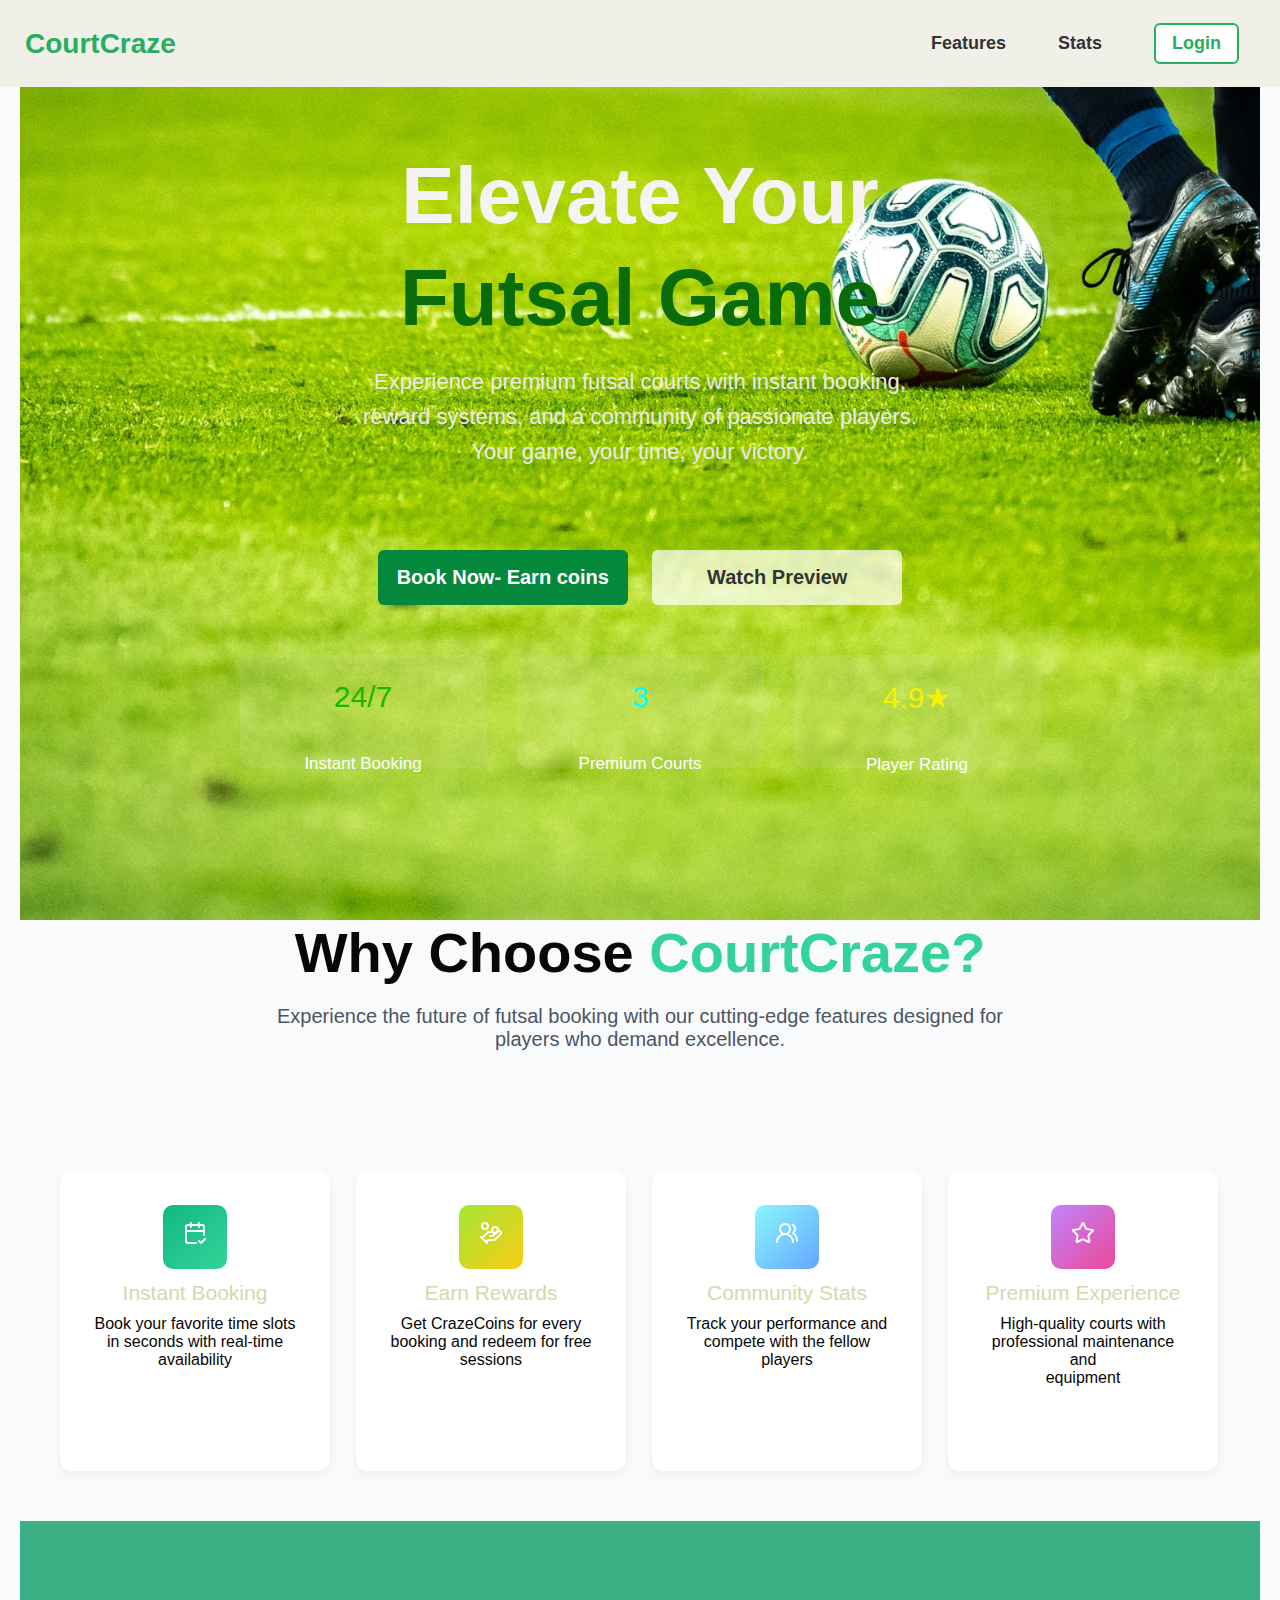
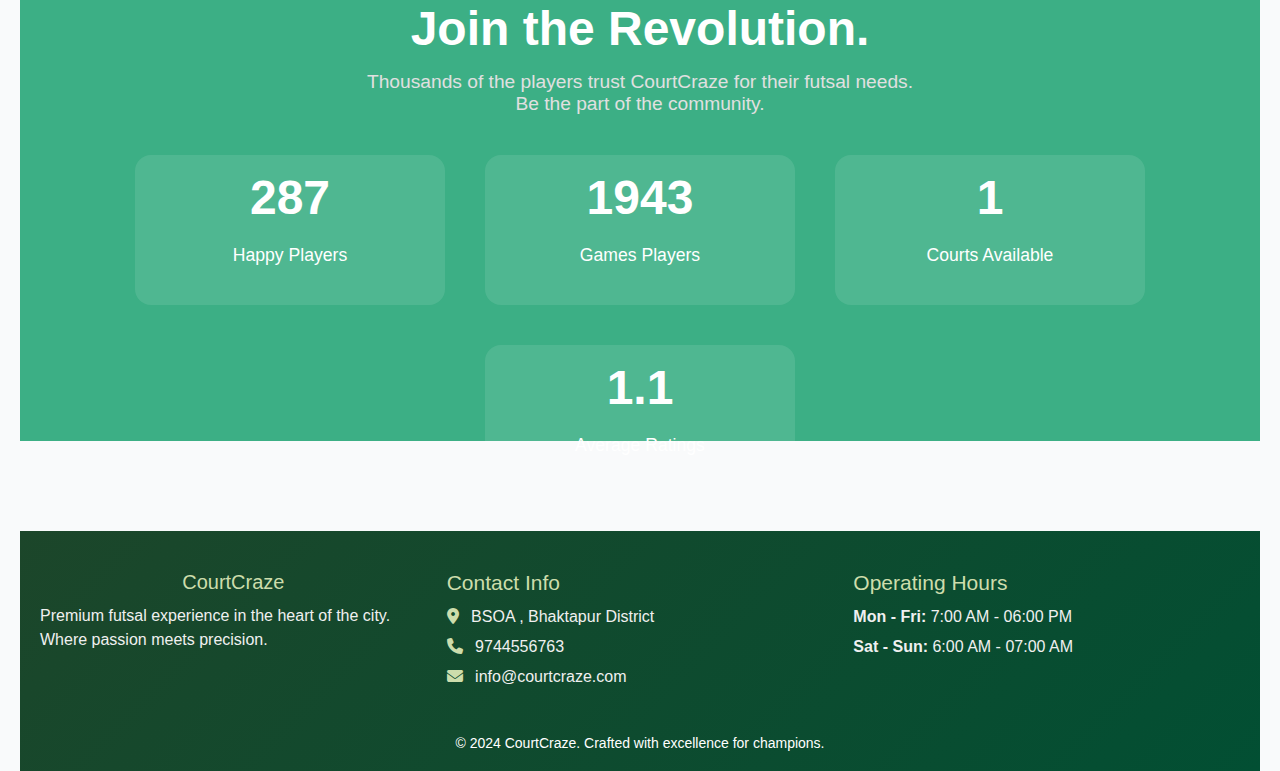
<file: index.html>
<!DOCTYPE html>
<html lang="en">
<head>
    <meta charset="UTF-8">
    <meta name="viewport" content="width=device-width, initial-scale=1.0">
    <link href="page.css" rel="stylesheet" type="text/css">
    <link rel="stylesheet" href="https://cdnjs.cloudflare.com/ajax/libs/font-awesome/6.4.0/css/all.min.css">

    <title>CourtCraze</title>
</head>
<body>
 
    <div class="img">
        
<div class="navbar">
  <a href="index.html" class="cou"><div class="court">CourtCraze</div></a>

  <div class="cl">
    <a href="#feature">Features</a>
    <a href="#stat">Stats</a>
     <a href="login.html" target="_blank"><button class="login" >Login</button></a>
  </div>

</div>
        

        <div class="hc"> 
            <h1>Elevate Your</h1>
            <h1 id="green">Futsal Game</h1>
            <p>
                Experience premium futsal courts with instant booking, reward systems, 
                and a community of passionate players. Your game, your time, your victory.
            </p>
        </div>
         <div class="button2">
            <button class="booknow">Book Now- Earn coins</button>
            <button class="preview">Watch Preview</button>
         </div>
  <div class="s">
  <div class="booking">
    <h2>24/7</h2>
    <p>Instant Booking</p>
  </div>
  <div class="premium">
    <h2>3</h2>
    <p>Premium Courts</p>
  </div>
  <div class="rating">
    <h2>4.9★</h2>
    <p>Player Rating</p>
  </div>
</div>
</div>



<!--Features-->
<div class="cont" id="feature">
        
    <h1 class="why">Why Choose <span class="green-title">CourtCraze?</span></h1>
    <h2 class="exp">Experience the future of futsal booking with our
        cutting-edge features designed for <br> players who
        demand excellence.</h2>
    <section class="features">
    <div class="feat">
    <div class="box">
    <div class="icon green"><svg xmlns="http://www.w3.org/2000/svg" width="24" height="24" viewBox="0 0 24 24" fill="none" stroke="currentColor" stroke-width="2" stroke-linecap="round" stroke-linejoin="round" class="lucide lucide-calendar-check2-icon lucide-calendar-check-2"><path d="M8 2v4"/><path d="M16 2v4"/><path d="M21 14V6a2 2 0 0 0-2-2H5a2 2 0 0 0-2 2v14a2 2 0 0 0 2 2h8"/><path d="M3 10h18"/><path d="m16 20 2 2 4-4"/></svg></div>

    <div class="inside-content">
         <h3>
        Instant Booking
    </h3>
    <p> Book your favorite time slots 
        <br> in seconds with real-time <br> availability</p>
    </div>
   </div>
    

    <div class="box">
    <div class="icon yellow"><svg xmlns="http://www.w3.org/2000/svg" width="24" height="24" viewBox="0 0 24 24" fill="none" stroke="currentColor" stroke-width="2" stroke-linecap="round" stroke-linejoin="round" class="lucide lucide-hand-coins-icon lucide-hand-coins"><path d="M11 15h2a2 2 0 1 0 0-4h-3c-.6 0-1.1.2-1.4.6L3 17"/><path d="m7 21 1.6-1.4c.3-.4.8-.6 1.4-.6h4c1.1 0 2.1-.4 2.8-1.2l4.6-4.4a2 2 0 0 0-2.75-2.91l-4.2 3.9"/><path d="m2 16 6 6"/><circle cx="16" cy="9" r="2.9"/><circle cx="6" cy="5" r="3"/></svg></div>
        <div class="inside-content">
            <h3>
            Earn Rewards
        </h3>
        <p>Get CrazeCoins for every  <br> 
            booking and redeem for free <br> sessions</p>
        </div></div>
        

        <div class="box">
        <div class="icon blue"><svg xmlns="http://www.w3.org/2000/svg" width="24" height="24" viewBox="0 0 24 24" fill="none" stroke="currentColor" stroke-width="2" stroke-linecap="round" stroke-linejoin="round" class="lucide lucide-users-round-icon lucide-users-round"><path d="M18 21a8 8 0 0 0-16 0"/><circle cx="10" cy="8" r="5"/><path d="M22 20c0-3.37-2-6.5-4-8a5 5 0 0 0-.45-8.3"/></svg></div>
        <div class="inside-content">
            <h3>
            Community Stats
        </h3>
        <p>Track your performance and 
            <br> compete with the fellow <br>players
        
        </p>
        </div>
    </div>
        
        
        <div class="box">
        <div class="icon purple"><svg xmlns="http://www.w3.org/2000/svg" width="24" height="24" viewBox="0 0 24 24" fill="none" stroke="currentColor" stroke-width="2" stroke-linecap="round" stroke-linejoin="round" class="lucide lucide-star-icon lucide-star"><path d="M11.525 2.295a.53.53 0 0 1 .95 0l2.31 4.679a2.123 2.123 0 0 0 1.595 1.16l5.166.756a.53.53 0 0 1 .294.904l-3.736 3.638a2.123 2.123 0 0 0-.611 1.878l.882 5.14a.53.53 0 0 1-.771.56l-4.618-2.428a2.122 2.122 0 0 0-1.973 0L6.396 21.01a.53.53 0 0 1-.77-.56l.881-5.139a2.122 2.122 0 0 0-.611-1.879L2.16 9.795a.53.53 0 0 1 .294-.906l5.165-.755a2.122 2.122 0 0 0 1.597-1.16z"/></svg></div>
          <div class="inside-content">
             <h3> Premium Experience</h3>
        
        <p>High-quality courts with
            <br> professional maintenance and <br>equipment</p>
          </div>
        </div>
    </div>
    </section>
    </div>

    <!--Stats Section-->

 <section class="stats-section" id="stat">
    <h1>Join the Revolution.</h1>
    <p>Thousands of the players trust CourtCraze for their futsal needs.<br>
        Be the part of the community.
    </p>
    <div class="stats-container">
     <div class="stat-box">
        <div class="stat-number" data-target="1250 ">0</div>
        <div class="stat-title">
            Happy Players
        </div>
     </div>
<div class="stat-box">
    <div class="stat-number" data-target="8450">0</div>
        <div class="stat-title">Games Players</div>
    </div>

<div class="stat-box">
    <div class="stat-number" data-target="6"> 0</div>
        <div class="stat-title">Courts Available</div>
    </div>

<div class="stat-box">
    <div class="stat-number" data-target="4.9" data-decimal="true"> 0 </div>
        <div class="stat-title"> Average Ratings</div> </div>
    </div>

    </section>



    <!--footer-->
    <footer class="footer">
  <div class="footer-container">
    <div class="footer-section brand">
      <h2>CourtCraze</h2>
      <p>Premium futsal experience in the heart of the city. Where passion meets precision.</p>
    </div>

    <div class="footer-section contact">
      <h3>Contact Info</h3>
      <p><i class="fas fa-map-marker-alt"></i> BSOA , Bhaktapur District</p>
      <p><i class="fas fa-phone"></i> 9744556763</p>
      <p><i class="fas fa-envelope"></i> info@courtcraze.com</p>
    </div>

    <div class="footer-section hours">
      <h3>Operating Hours</h3>
      <p><strong>Mon - Fri:</strong> 7:00 AM - 06:00 PM</p>
      <p><strong>Sat - Sun:</strong> 6:00 AM - 07:00 AM</p>
    </div>
  </div>

  <div class="footer-bottom">
    <p>© 2024 CourtCraze. Crafted with excellence for champions.</p>
  </div>
</footer>

    <script src="stat.js"></script>

</body>
</html>
</file>
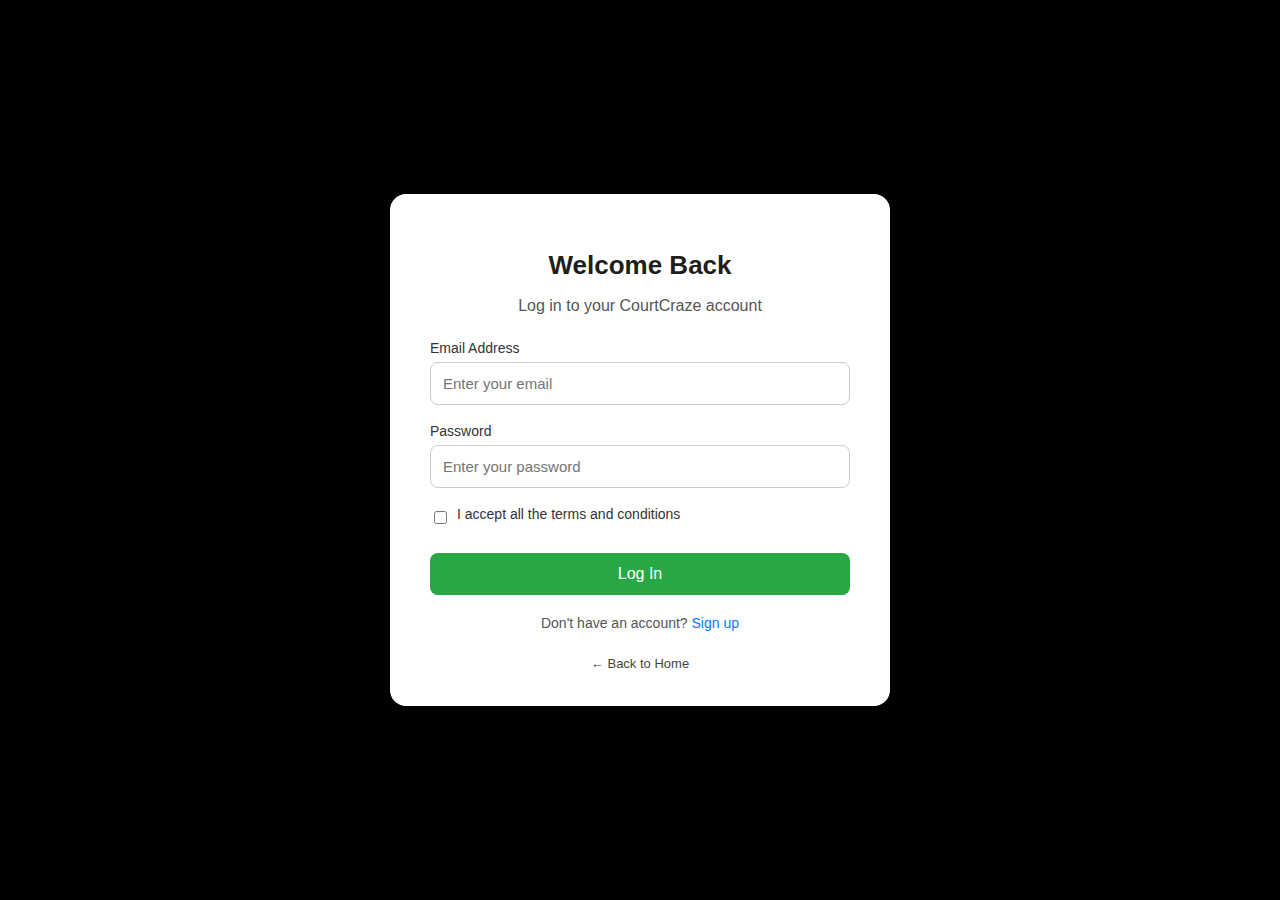
<file: login.html>
<!DOCTYPE html>
<html lang="en">
<head>
  <meta charset="UTF-8">
  <meta name="viewport" content="width=device-width, initial-scale=1.0">
  <title>Login | Futsal Booking</title>
  <link rel="stylesheet" href="login.css">
</head>
<body>
  <div class="container">
    <h2>Welcome Back</h2>
    <p>Log in to your CourtCraze account</p>
    <form id="loginForm">
      <div class="input-group">
        <label for="email">Email Address</label>
        <input type="email" id="email" placeholder="Enter your email" required>
      </div>

      <div class="input-group">
        <label for="password">Password</label>
        <input type="password" id="password" placeholder="Enter your password" required>
      </div>

      <div class="checkbox-group">
        <input type="checkbox" id="terms" required>
        <label for="terms" class="checkbox-label">I accept all the terms and conditions</label>
      </div>

      <button type="submit">Log In</button>

      <p class="signin-text">Don't have an account? <a href="register.html">Sign up</a></p>
      <a class="home-link" href="index.html">← Back to Home</a>
    </form>
  </div>
  <script>
     const loginForm = document.getElementById('loginForm');

    loginForm.addEventListener('submit', function(e) {
      e.preventDefault(); // Prevent form from submitting normally

      const username = document.getElementById('email').value;
      const password = document.getElementById('password').value;

      // Simple login check (for demo only — NOT secure)
      if (username === 'user@gmail.com' && password === '1234') {
        // ✅ Redirect after success
        window.location.href = 'client-panel/dashboard.html';  // ← Your next page here
      } else {
        alert('Invalid username or password');
      }
    });
    </script>
</body>
</html>
</file>
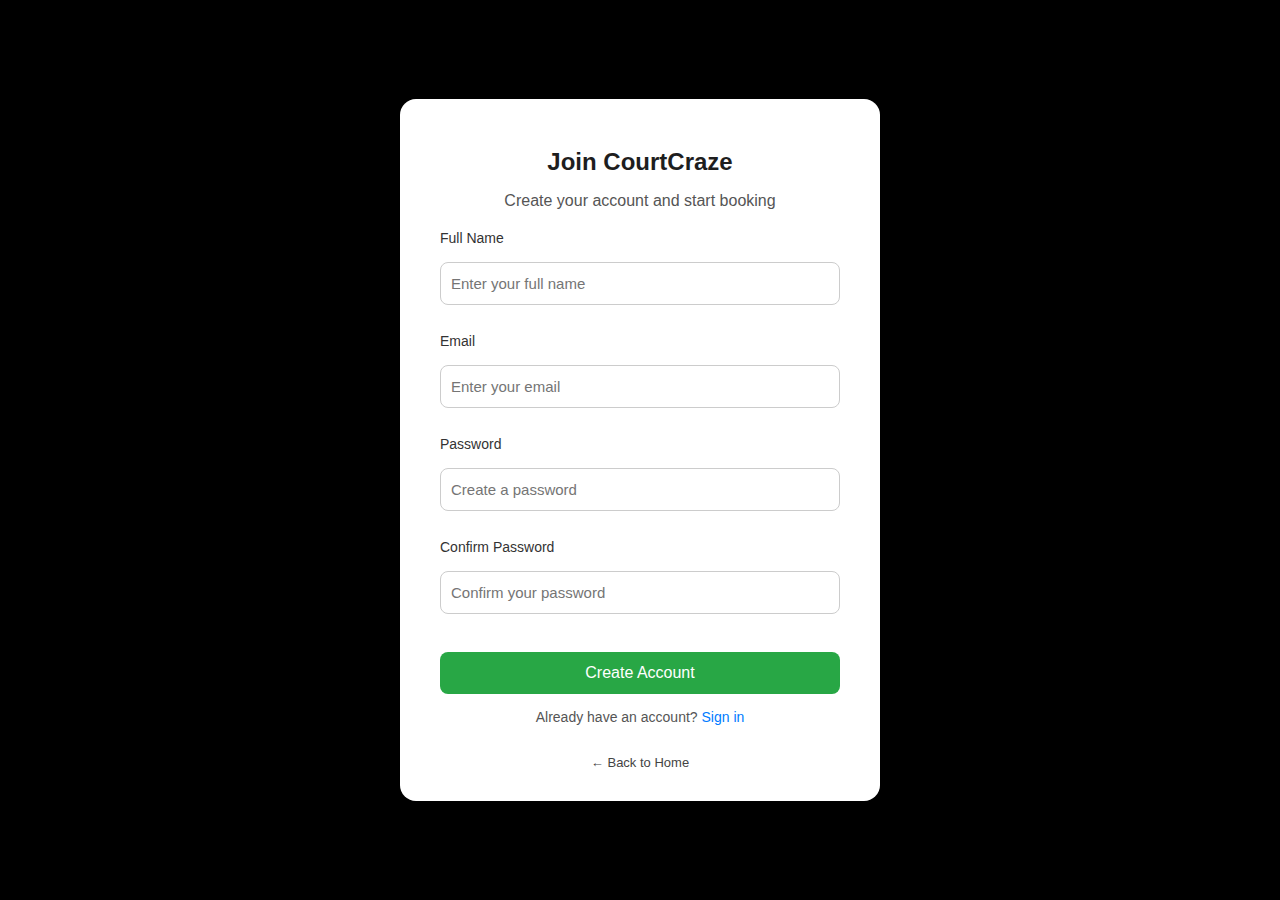
<file: register.html>
<!DOCTYPE html>
<html lang="en">
<head>
  <meta charset="UTF-8">
  <meta name="viewport" content="width=device-width, initial-scale=1.0">
  <title>Register | Futsal Booking</title>
  <link rel="stylesheet" href="register.css">
</head>
<body>
  <div class="container">
    <h2>Join CourtCraze</h2>
    <p>Create your account and start booking</p>
    <form>
      <div class="input-group">
        <label for="name">Full Name</label>
        <input type="text" id="name" placeholder="Enter your full name" required>
      </div>

      <div class="input-group">
        <label for="email">Email</label>
        <input type="email" id="email" placeholder="Enter your email" required>
      </div>

      <div class="input-group">
        <label for="password">Password</label>
        <input type="password" id="password" placeholder="Create a password" required>
      </div>

      <div class="input-group">
        <label for="confirm-password">Confirm Password</label>
        <input type="password" id="confirm-password" placeholder="Confirm your password" required>
      </div>

      <button type="submit">Create Account</button>

      <p class="signin-text">Already have an account? <a href="login.html">Sign in</a></p>
      <a class="home-link" href="index.html">← Back to Home</a>
    </form>
  </div>
</body>
</html>
</file>
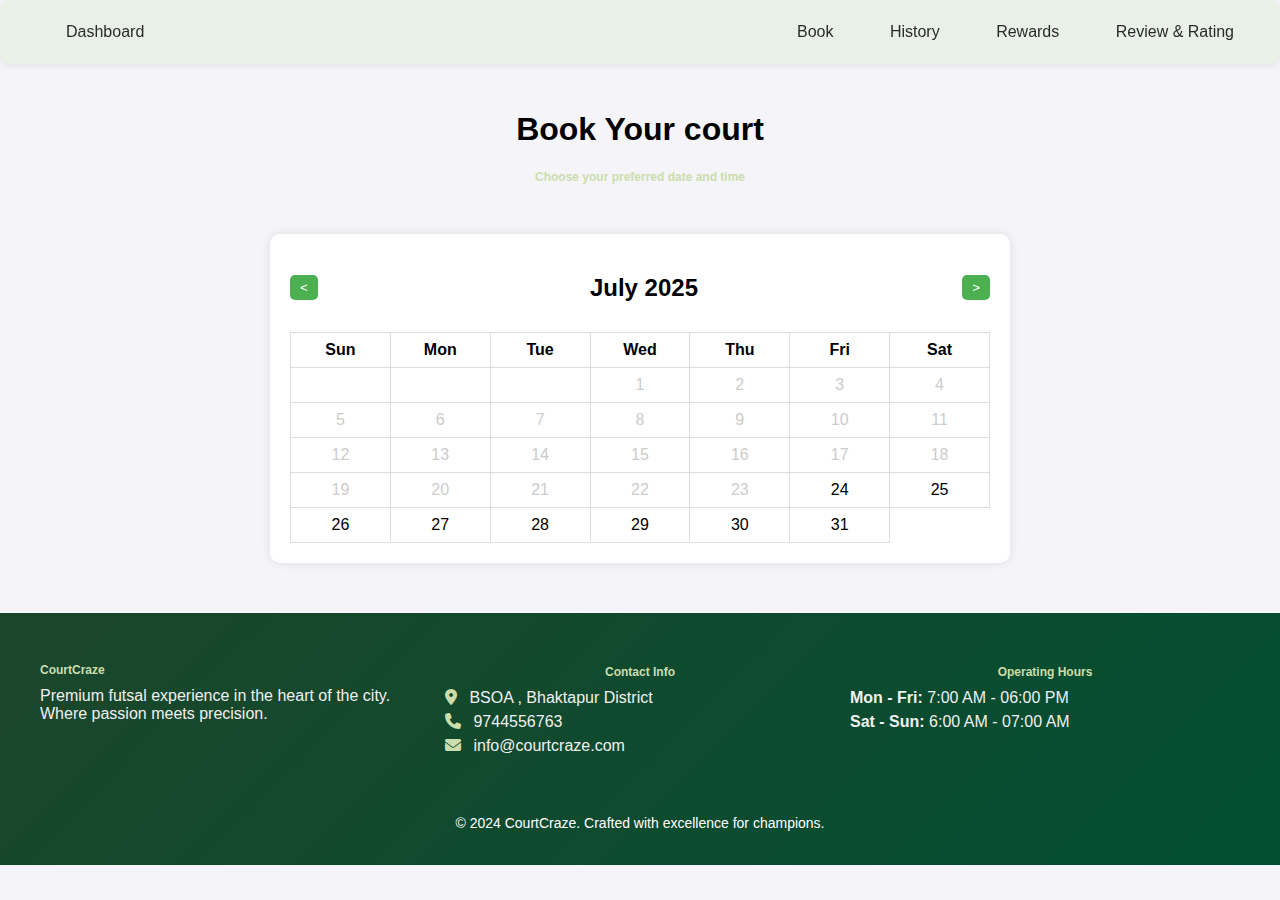
<file: client-panel/Book.html>
<!DOCTYPE html>
<html lang="ne">
<head>
  <meta charset="UTF-8" />
  <meta name="viewport" content="width=device-width, initial-scale=1" />
  <title>Calendar</title>
  <link rel="stylesheet" href="https://cdnjs.cloudflare.com/ajax/libs/font-awesome/6.4.0/css/all.min.css">
  <style>
    body {
      font-family: 'Arial', sans-serif;
      background-color: #f4f4f9;
      margin: 0; padding: 0;
    }
    .calendar-container {
      width: 700px; margin: 50px auto; padding: 20px;
      background-color: #fff;
      border-radius: 10px;
      box-shadow: 0 0 10px rgba(0, 0, 0, 0.1);
    }
    .calendar-header {
      display: flex; justify-content: space-between; align-items: center; margin-bottom: 10px;
    }
    #month-year {
      font-size: 1.2rem; font-weight: bold;
    }
    button {
      background-color: #4caf50; color: white; border: none;
      padding: 5px 10px; cursor: pointer; border-radius: 5px;
    }
    button:hover { background-color: #45a049; }
    table {
      width: 100%; border-collapse: collapse;
    }
    th, td {
      width: 14.28%;
      text-align: center;
      padding: 8px;
      border: 1px solid #ddd;
      user-select: none;
    }
    td { cursor: pointer; }
    td:hover { background-color: #4caf50 }
    .selected {
      background-color: #4caf50;
      color: white;
    }
    .disabled {
      color: #ccc;
      cursor: not-allowed;
    }
    h1,h3 { 
      text-align: center;
     }


   .navbar{
  background-color: #e8f0e8;
  display: flex;
  justify-content: space-between;
  align-items: center;
  padding: 15px 30px;
  border-radius: 10px;
  margin-bottom: 20px;
  box-shadow: 0 2px 6px rgba(0, 0, 0, 0.08);
   position: fixed; 
  top: 0px; 
  left: 0px; 
  right: 0px; 
  z-index: 1; 

}

.navbar h2{
  color: #28a745;
  font-size: 1.5rem;
}
.dash {
     text-decoration: none;
  margin-left: 20px;
  color: #2a2a2a;
  font-weight: 500;
  padding: 8px 16px;
  border-radius: 8px;
  transition: background-color 0.2s;
}
.dash:hover {
    background-color: #d4f5d7;
}

.link a{
  text-decoration: none;
  margin-left: 20px;
  color: #2a2a2a;
  font-weight: 500;
  padding: 8px 16px;
  border-radius: 8px;
  transition: background-color 0.2s;
}

.link a:hover{
  background-color: #d4f5d7;
}
.month{
  margin-left: 140px;
  text-align: center;
}

.footer {
  background: linear-gradient(135deg, #1c462a, #024f33);
  color: #f0f0f0;
  padding: 40px 20px 20px;
  font-family: 'Segoe UI',sans-serif;
  margin-left: -20px;
  margin-right: -20px;
  margin-bottom: -20px;
}

.footer-container {
  display: flex;
  flex-wrap: wrap;
  justify-content: space-between;
  max-width: 1200px;
  margin: auto;
  gap: 15px;
}

.footer-section {
  flex: 1 1 300px;
}
.footer-section h2,h3 {
  color: #cdddac;
  font-size: 12px;
  margin-bottom: 10px;
}
.footer-section p{
  margin: 6px 0;
}
.footer-bottom {
  text-align: center;
  padding-top: 20px;
  /* border-top: 1px solid #575050; */
  margin-top: 20px;
  font-size: 14px;
  color: white;
}

.footer-section i{
    margin-right: 8px;
    color: #cdddac;
}
  </style>
</head>
<body>
  <div class="navbar">
    <a class="dash" href="dashboard.html">Dashboard</a>
    <div class="link">
      <a href="Book.html">Book</a>
      <a href="history.html">History</a>
      <a href="reward.html">Rewards</a>
      <a href="rating.html">Review & Rating</a>
    </div>
    </div>
  <br><Br><br><br><br>
  <h1>Book Your court</h1>
  <h3>Choose your preferred date and time</h3>
  <div class="calendar-container">
    <div class="calendar-header">
      <button id="prev-month">&lt;</button>
      <h2 class="month">July 2025</h2>
      <h2 id="month-year"></h2>
      <button id="next-month">&gt;</button>
    </div>
    <table id="calendar">
      <thead>
        <tr>
          <th>Sun</th><th>Mon</th><th>Tue</th>
          <th>Wed</th><th>Thu</th><th>Fri</th><th>Sat</th>
        </tr>
      </thead>
      <tbody></tbody>
    </table>
  </div>
  <!--footer-->
    <footer class="footer">
  <div class="footer-container">
    <div class="footer-section brand">
      <h2>CourtCraze</h2>
      <p>Premium futsal experience in the heart of the city. Where passion meets precision.</p>
    </div>

    <div class="footer-section contact">
      <h3>Contact Info</h3>
      <p><i class="fas fa-map-marker-alt"></i> BSOA , Bhaktapur District</p>
      <p><i class="fas fa-phone"></i> 9744556763</p>
      <p><i class="fas fa-envelope"></i> info@courtcraze.com</p>
    </div>

    <div class="footer-section hours">
      <h3>Operating Hours</h3>
      <p><strong>Mon - Fri:</strong> 7:00 AM - 06:00 PM</p>
      <p><strong>Sat - Sun:</strong> 6:00 AM - 07:00 AM</p>
    </div>
  </div>

  <div class="footer-bottom">
    <p>© 2024 CourtCraze. Crafted with excellence for champions.</p>
  </div>
</footer>

    <script>
    const t=new Date(),d=t.getDate(),m=t.getMonth(),y=t.getFullYear(),b=document.querySelector("tbody");
    let day=new Date(y,m,1).getDay(),days=new Date(y,m+1,0).getDate(),r=document.createElement("tr");
    for(let i=0;i<day;i++)r.appendChild(document.createElement("td"));
    for(let i=1;i<=days;i++){
      const c=document.createElement("td");
      c.textContent=i;
      if(i<d)c.className="disabled";
      else c.onclick=()=>alert(`${i}-${m+1}-${y}`);
      r.appendChild(c);
      if(r.children.length===7)b.appendChild(r),r=document.createElement("tr");
    }
    b.appendChild(r);
  </script>
</script>
</body>
</html>
</file>
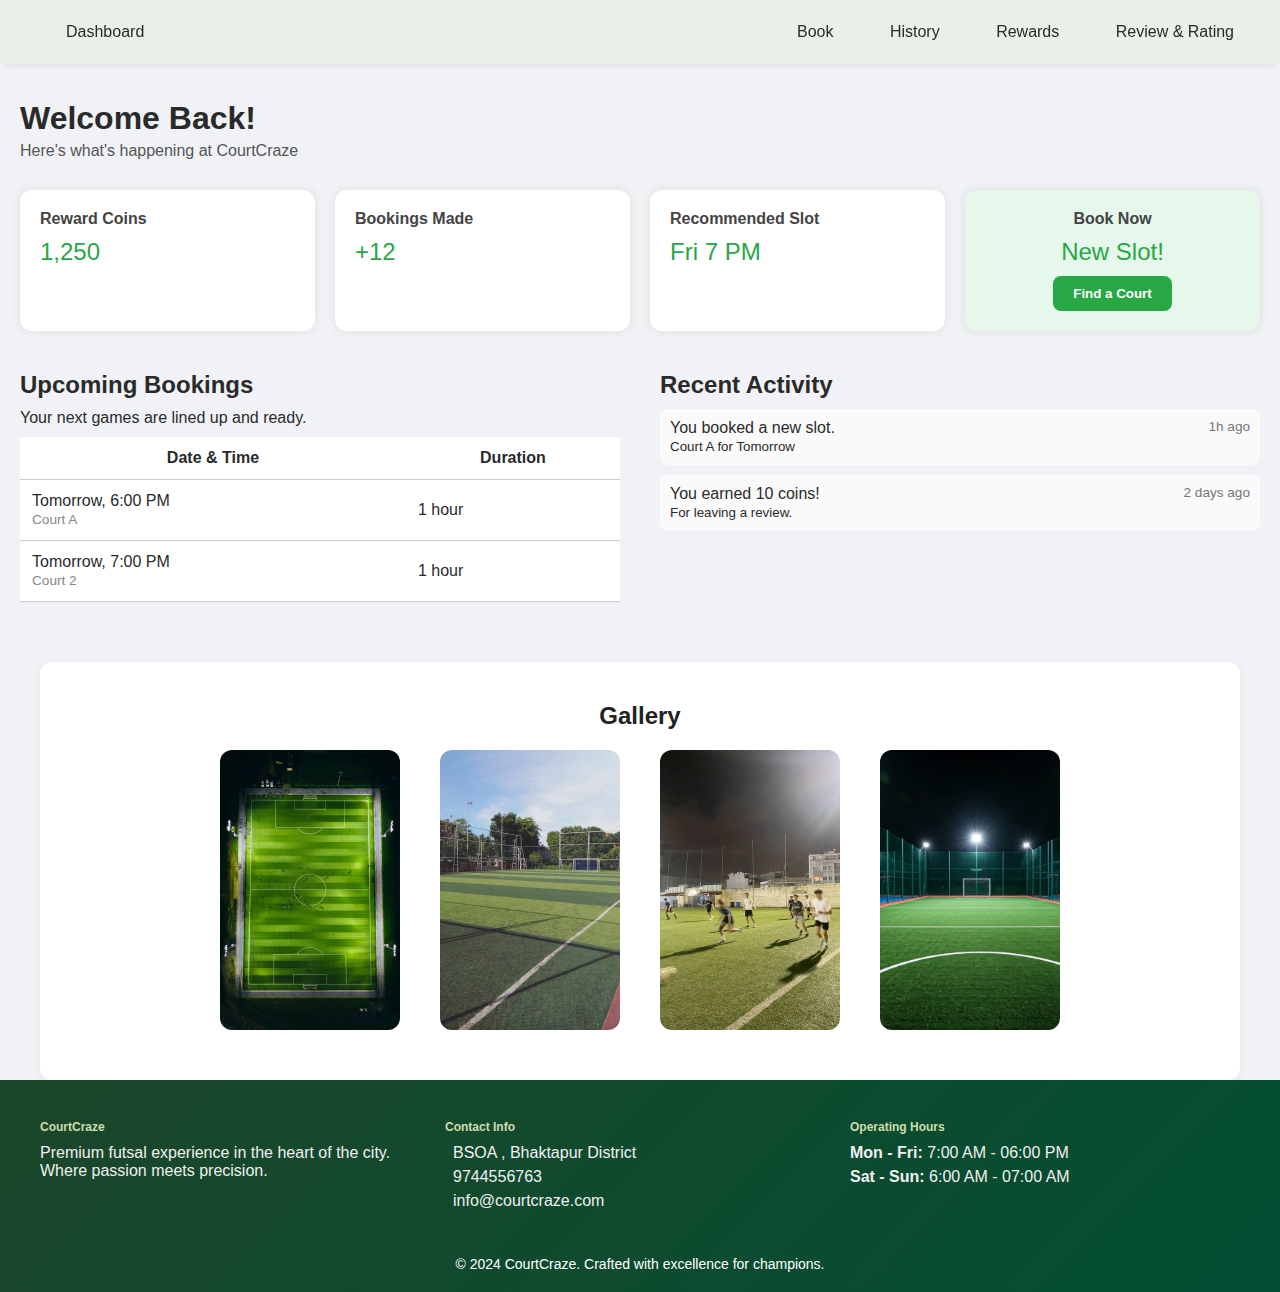
<file: client-panel/dashboard.html>
<!DOCTYPE html>
<html lang="en">
<head>
  <meta charset="UTF-8" />
  <meta name="viewport" content="width=device-width, initial-scale=1.0"/>
  <title>Dashboard</title>
  <link rel="stylesheet" href="style.css">
</head>
<body>
   <div class="navbar">
    <a class="dash" href="dashboard.html">Dashboard</a>
    <div class="link">
      <a href="book.html">Book</a>
      <a href="history.html">History</a>
      <a href="reward.html">Rewards</a>
      <a href="rating.html">Review & Rating</a>
    </div>
    </div>

  <div class="welcome">
    <header>
      <h1>Welcome Back!</h1>
      <p>Here's what's happening at CourtCraze</p>
    </header>
    <section class="cards">
      <div class="card">
        <p class="title">Reward Coins</p>
        <p class="value">1,250</p>
        <!-- <p class="note">+10% from last month</p> -->
      </div>
      <div class="card">
        <p class="title">Bookings Made</p>
        <p class="value">+12</p>
        <!-- <p class="note">+2 since last week</p> -->
      </div>
      <div class="card">
        <p class="title">Recommended Slot</p>
        <p class="value">Fri 7 PM</p>
        <!-- <p class="note">Based on your activity</p> -->
      </div>
      <div class="card book-now" id="book">
        <p class="title">Book Now</p>
        <p class="value">New Slot!</p>
        <a href="Book.html"><button>Find a Court</button></a>
      </div>
    </section>
    <section class="bookings-activity" id="history">
      <div class="bookings">
        <h2>Upcoming Bookings</h2>
        <p>Your next games are lined up and ready.</p>
        <!-- <button class="view-all">View All →</button> -->
        <table>
  <tr>
    <th>Date & Time</th>
    <th>Duration</th>
  </tr>
  <tr>
    <td>Tomorrow, 6:00 PM<br><small> Court A</small></td>
    <td>1 hour</td>
  </tr>
  <tr>
    <td>Tomorrow, 7:00 PM<br><small> Court 2</small></td>
    <td>1 hour</td>
  </tr>
</table>
      </div>
      <div class="activity" id="reviews">
        <h2>Recent Activity</h2>
        <ul>
          <li>
            <p>You booked a new slot.<br><small> Court A for Tomorrow</small></p>
            <span>1h ago</span>
          </li>
          <li>
            <p>You earned 10 coins!<br><small>For leaving a review.</small></p>
            <span>2 days ago</span>
          </li>
        </ul>
      </div>
    </section>
    <section class="gallery" id="gallery">
  <h2>Gallery</h2>
  <div class="gallery-grid">
    <div class="image-box img1"></div>
    <div class="image-box img2"></div>
    <div class="image-box img3"></div>
    <div class="image-box img4"></div>
  </div>

</section>

  </div>
  <!--footer-->
    <footer class="footer">
  <div class="footer-container">
    <div class="footer-section brand">
      <h2>CourtCraze</h2>
      <p>Premium futsal experience in the heart of the city. Where passion meets precision.</p>
    </div>

    <div class="footer-section contact">
      <h3>Contact Info</h3>
      <p><i class="fas fa-map-marker-alt"></i> BSOA , Bhaktapur District</p>
      <p><i class="fas fa-phone"></i> 9744556763</p>
      <p><i class="fas fa-envelope"></i> info@courtcraze.com</p>
    </div>

    <div class="footer-section hours">
      <h3>Operating Hours</h3>
      <p><strong>Mon - Fri:</strong> 7:00 AM - 06:00 PM</p>
      <p><strong>Sat - Sun:</strong> 6:00 AM - 07:00 AM</p>
    </div>
  </div>

  <div class="footer-bottom">
    <p>© 2024 CourtCraze. Crafted with excellence for champions.</p>
  </div>
</footer>

</body>
</html>
</file>
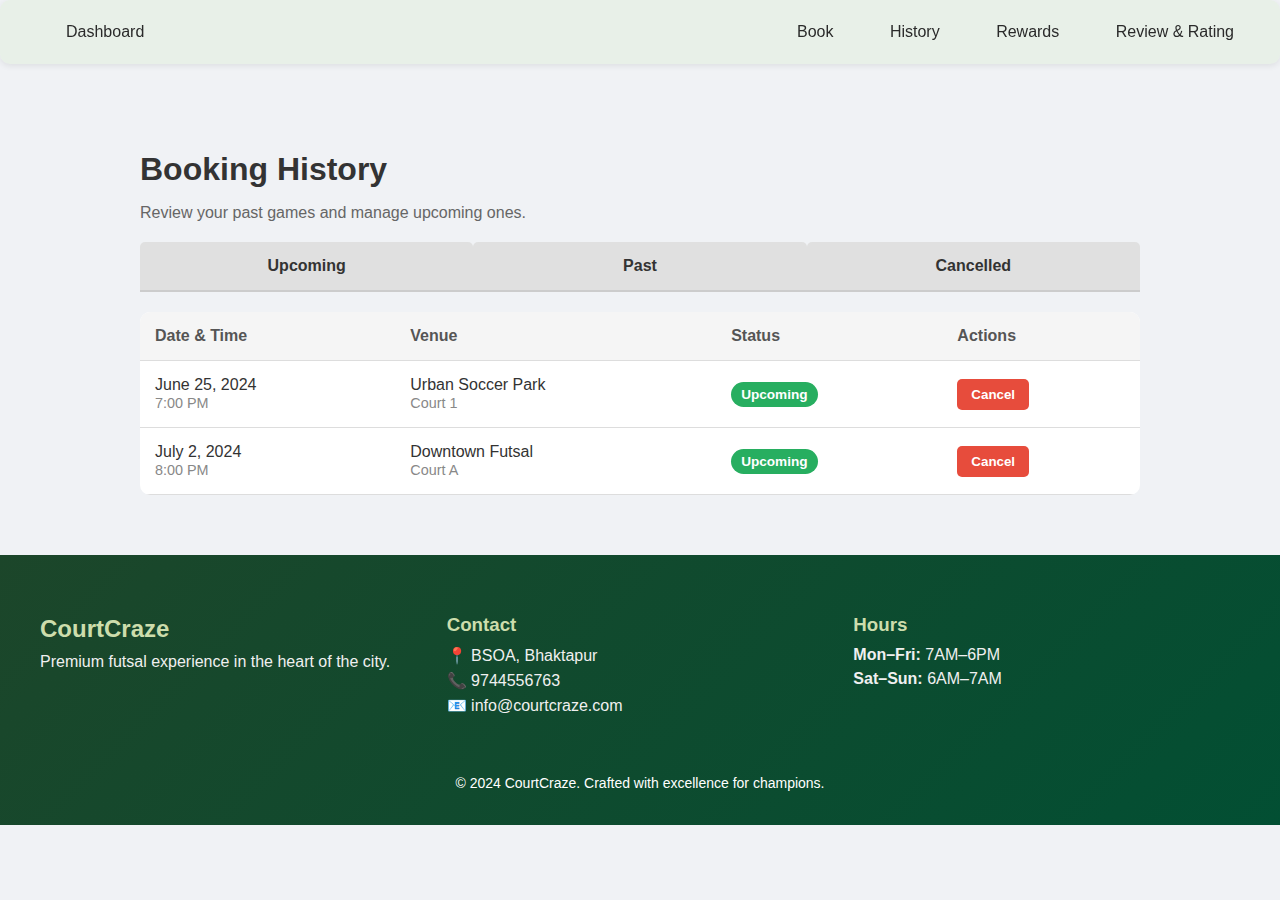
<file: client-panel/history.html>
<!DOCTYPE html>
<html lang="en">
<head>
  <meta charset="UTF-8" />
  <title>Booking History</title>
  <link rel="stylesheet" href="history.css" />
</head>
<body>

  <!-- Dummy anchors to prevent scroll jumps -->
  <div id="upcoming-anchor" class="tab-anchor"></div>
  <div id="past-anchor" class="tab-anchor"></div>
  <div id="cancelled-anchor" class="tab-anchor"></div>

  <!-- Navbar -->
  <div class="navbar">
    <a class="dash" href="dashboard.html">Dashboard</a>
    <div class="link">
      <a href="Book.html">Book</a>
      <a href="history.html">History</a>
      <a href="reward.html">Rewards</a>
      <a href="rating.html">Review & Rating</a>
    </div>
    </div>
  <!-- Main content -->
  <main>
    <div class="container">
      <h1>Booking History</h1>
      <p class="subtext">Review your past games and manage upcoming ones.</p>

      <!-- Tabs -->
      <div class="tabs">
        <a href="#upcoming-anchor" class="tab">Upcoming</a>
        <a href="#past-anchor" class="tab">Past</a>
        <a href="#cancelled-anchor" class="tab">Cancelled</a>
      </div>

      <!-- Upcoming Tab Content (Visible by default) -->
      <div class="tab-content" id="upcoming" style="display: block;">
        <table>
          <thead>
            <tr>
              <th>Date & Time</th>
              <th>Venue</th>
              <th>Status</th>
              <th>Actions</th>
            </tr>
          </thead>
          <tbody>
            <tr>
              <td>June 25, 2024<br><span class="time">7:00 PM</span></td>
              <td>Urban Soccer Park<br><span class="court">Court 1</span></td>
              <td><span class="badge upcoming">Upcoming</span></td>
              <td><button class="btn cancel">Cancel</button></td>
            </tr>
            <tr>
              <td>July 2, 2024<br><span class="time">8:00 PM</span></td>
              <td>Downtown Futsal<br><span class="court">Court A</span></td>
              <td><span class="badge upcoming">Upcoming</span></td>
              <td><button class="btn cancel">Cancel</button></td>
            </tr>
          </tbody>
        </table>
      </div>

      <!-- Past Tab Content -->
      <div class="tab-content" id="past">
        <table>
          <thead>
            <tr>
              <th>Date & Time</th>
              <th>Venue</th>
              <th>Status</th>
              <th>Actions</th>
            </tr>
          </thead>
          <tbody>
            <tr>
              <td>June 18, 2024<br><span class="time">6:00 PM</span></td>
              <td>City Sports Center<br><span class="court">Main Court</span></td>
              <td><span class="badge past">Past</span></td>
              <td><button class="btn review">Leave Review</button></td>
            </tr>
            <tr>
              <td>June 1, 2024<br><span class="time">9:00 AM</span></td>
              <td>Urban Soccer Park<br><span class="court">Court 2</span></td>
              <td><span class="badge past">Past</span></td>
              <td><button class="btn review">Leave Review</button></td>
            </tr>
          </tbody>
        </table>
      </div>

      <!-- Cancelled Tab Content -->
      <div class="tab-content" id="cancelled">
        <table>
          <thead>
            <tr>
              <th>Date & Time</th>
              <th>Venue</th>
              <th>Status</th>
              <th>Actions</th>
            </tr>
          </thead>
          <tbody>
            <tr>
              <td>May 20, 2024<br><span class="time">7:00 PM</span></td>
              <td>Downtown Futsal<br><span class="court">Court B</span></td>
              <td><span class="badge cancelled">Cancelled</span></td>
              <td></td>
            </tr>
          </tbody>
        </table>
      </div>
    </div>
  </main>

  <!-- Footer -->
  <footer class="footer">
    <div class="footer-container">
      <div class="footer-section brand">
        <h2>CourtCraze</h2>
        <p>Premium futsal experience in the heart of the city.</p>
      </div>

      <div class="footer-section contact">
        <h3>Contact</h3>
        <p>📍 BSOA, Bhaktapur</p>
        <p>📞 9744556763</p>
        <p>📧 info@courtcraze.com</p>
      </div>

      <div class="footer-section hours">
        <h3>Hours</h3>
        <p><strong>Mon–Fri:</strong> 7AM–6PM</p>
        <p><strong>Sat–Sun:</strong> 6AM–7AM</p>
      </div>
    </div>
    <div class="footer-bottom">
      <p>© 2024 CourtCraze. Crafted with excellence for champions.</p>
    </div>
  </footer>

</body>
</html>
</file>
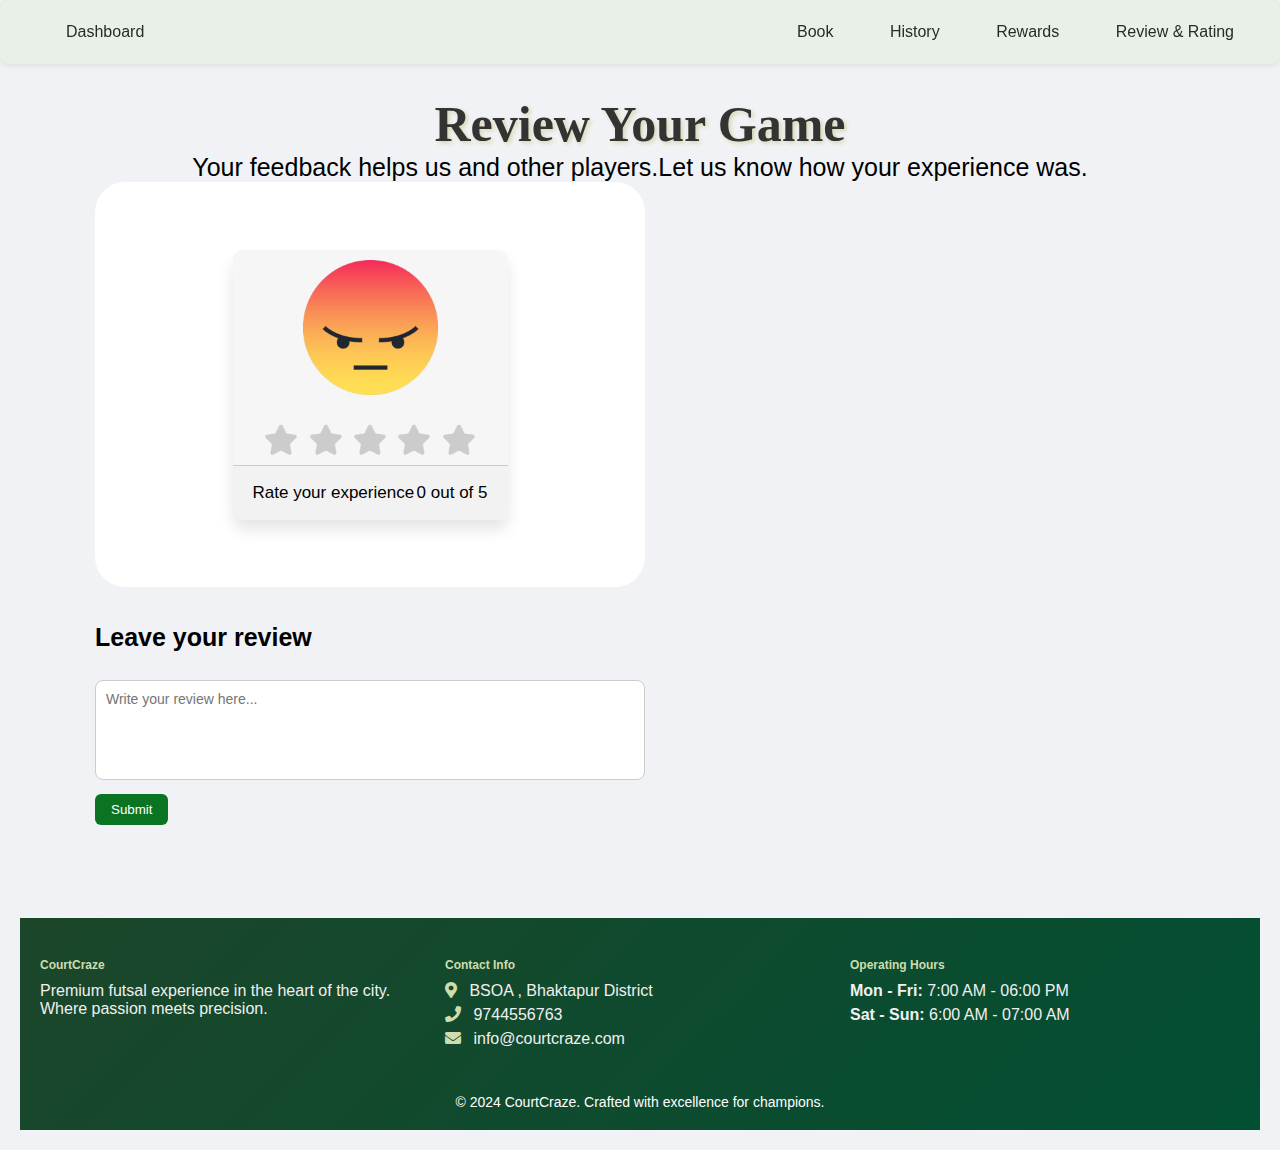
<file: client-panel/rating.html>
<!DOCTYPE html>

<html lang="en">
<head>
    <meta charset="UTF-8">
    <meta name="viewport" content="width=device-width, initial-scale=1.0">
    <title>Rating</title>
    <link rel="stylesheet" href="rating.css">
    <link rel="stylesheet" href="https://cdnjs.cloudflare.com/ajax/libs/font-awesome/5.15.3/css/all.min.css"/>
</head>
<body>
     <div class="navbar">
    <div class="navbar">
    <a class="dash" href="dashboard.html">Dashboard</a>
    <div class="link">
      <a href="Book.html">Book</a>
      <a href="history.html">History</a>
      <a href="reward.html">Rewards</a>
      <a href="rating.html">Review & Rating</a>
    </div>
    </div>
  </div>
  
  <div class="main">
     <h1>Review Your Game</h1>
    <p>Your feedback helps us and other players.Let us know how your experience was.</p>
    <div class="box">
<!-- <div id="cont"> -->
    
    <div class="container">
  <div class="wrapper">
    <input type="radio" name="rate" id="star-1">
    <input type="radio" name="rate" id="star-2">
    <input type="radio" name="rate" id="star-3">
    <input type="radio" name="rate" id="star-4">
    <input type="radio" name="rate" id="star-5">
    <div class="content">
      <div class="outer">
        <div class="emojis">
          <li class="slideImg"><img src="./assets/angry.png" alt=""></li>
          <li><img src="./assets/sad.png" alt=""></li>
          <li><img src="./assets/odd.png" alt=""></li>
          <li><img src="./assets/happy.png" alt=""></li>
          <li><img src="./assets/wow.png" alt=""></li>
        </div>
      </div>
      <div class="stars">
        <label for="star-1" class="star-1 fas fa-star"></label>
        <label for="star-2" class="star-2 fas fa-star"></label>
        <label for="star-3" class="star-3 fas fa-star"></label>
        <label for="star-4" class="star-4 fas fa-star"></label>
        <label for="star-5" class="star-5 fas fa-star"></label>
      </div>
     
    </div>
     
    <div class="footers">
      <span class="text"></span>
      <span class="numb"></span>
    </div>
    
  </div>
  
 </div>
 <div class="comment-box"> <br><br>
  <h3 style="font-size: 25px;color: black;">Leave your review</h3>
  <br>
  <textarea id="commentInput" placeholder="Write your review here..."></textarea>
  <button onclick="submitComment()">Submit</button>
<br><br>
 
</div>
</div>

     <!-- <h1 style=" font-size: 40px;
    color: #b12121;
    text-shadow: 0px 4px 4px antiquewhite;text-align: center;">Feedback from our customer</h1>-->
<!-- 
 <div class="feedback">
   <button class="arrow left" id="prevBtn">&#8592;</button>
    <button class="arrow right" id="nextBtn">&#8594;</button>
   <div class="slider-container">
   
   
    <div class="feedback-box">
      <h1 style=" font-size: 40px;
    color: #b12121;
    text-shadow: 0px 4px 4px antiquewhite;text-align: center;">Feedback from our customer</h1>
      <div class="review-slider" id="reviewSlider">
      
      <div class="review-card">
        <h3>Sarah L.</h3>
          <p>⭐⭐⭐⭐☆</p>
          <p>"The booking process was <br>super smooth.The court was in good condition."</p>
      </div>
      <div class="review-card">
        <h3>John Doe</h3>
        <p>⭐⭐⭐☆☆</p>
        <p>"Good service but room<br> for improvement."</p>
      </div>
      <div class="review-card">
        <h3>Mike R.</h3>
          <p>⭐⭐⭐⭐⭐</p>
          <p>"Best futsal experience in the city.Highly recommended!"</p>
      </div>
       
      <div class="review-card">
        <h3>Rita Sharma</h3>
        <p>⭐⭐⭐⭐☆</p>
        <p>"Very nice and clean place. Will visit again."</p>
      </div>
      <div class="review-card">
        <h3>Cris R.</h3>
          <p>⭐⭐⭐⭐⭐</p>
          <p>"Love the new turf! Feels like playing in a professional<br> stadium."</p>
      </div>
    </div>
    </div>
     -->

   
  </div>
  
</div>
 
 </div>
 </div>
 </div>

 <!--footer-->
    <footer class="footer">
  <div class="footer-container">
    <div class="footer-section brand">
      <h2>CourtCraze</h2>
      <p>Premium futsal experience in the heart of the city. Where passion meets precision.</p>
    </div>

    <div class="footer-section contact">
      <h3>Contact Info</h3>
      <p><i class="fas fa-map-marker-alt"></i> BSOA , Bhaktapur District</p>
      <p><i class="fas fa-phone"></i> 9744556763</p>
      <p><i class="fas fa-envelope"></i> info@courtcraze.com</p>
    </div>

    <div class="footer-section hours">
      <h3>Operating Hours</h3>
      <p><strong>Mon - Fri:</strong> 7:00 AM - 06:00 PM</p>
      <p><strong>Sat - Sun:</strong> 6:00 AM - 07:00 AM</p>
    </div>
  </div>

  <div class="footer-bottom">
    <p>© 2024 CourtCraze. Crafted with excellence for champions.</p>
  </div>
</footer>

  <!-- <script src="script.js"></script> -->
<script src="rating.js"></script>
</body>
</html>
</file>
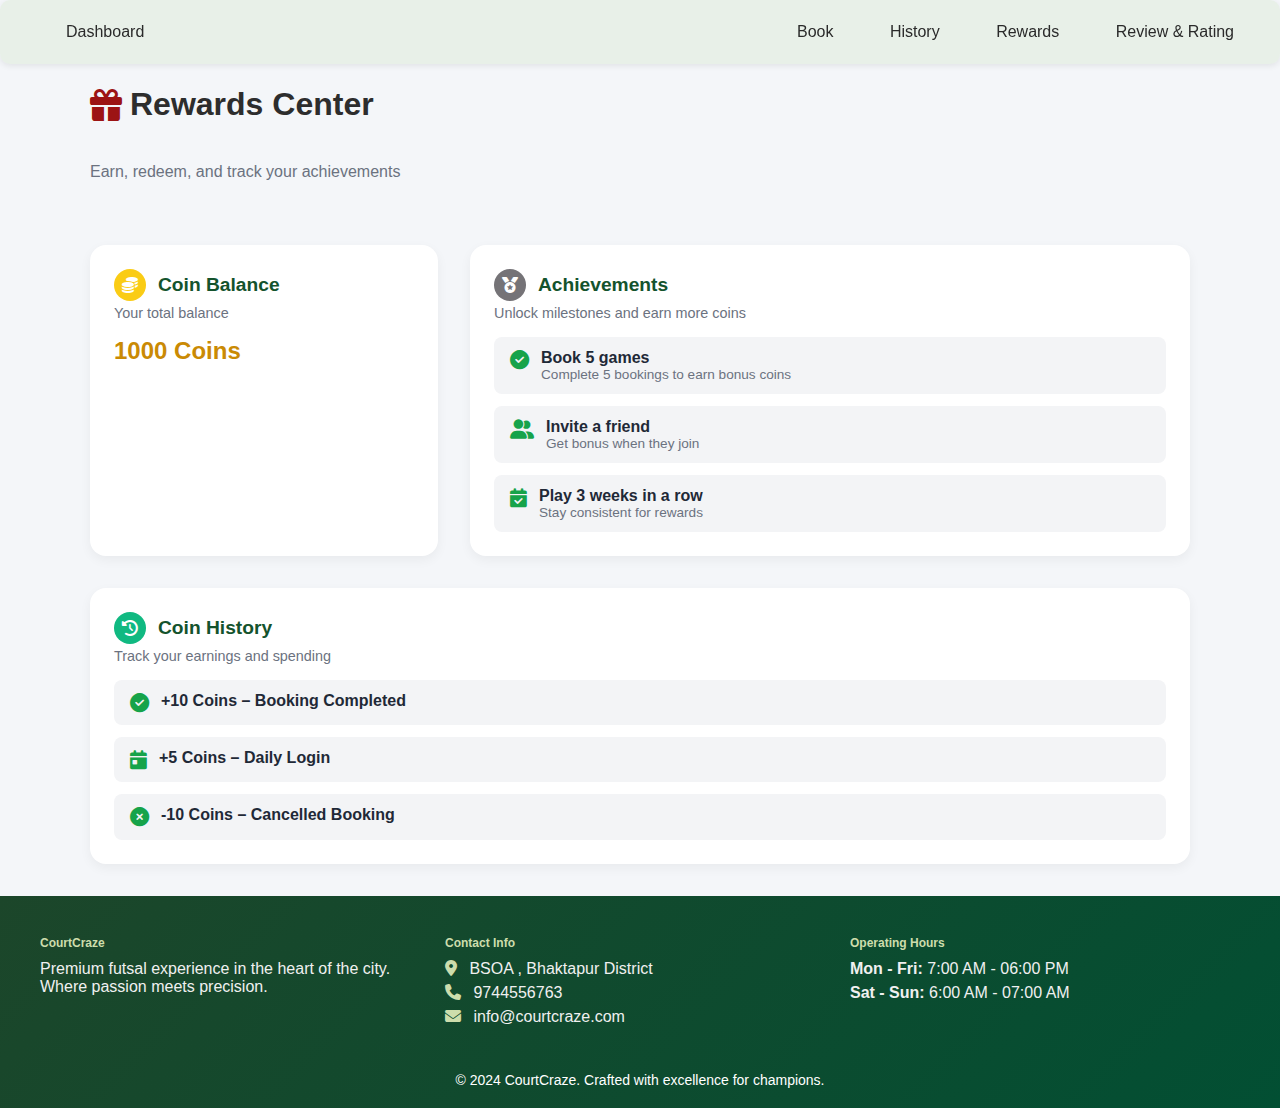
<file: client-panel/reward.html>
<!DOCTYPE html>
<html lang="en">
<head>
  <meta charset="UTF-8" />
  <meta name="viewport" content="width=device-width, initial-scale=1.0"/>
  <title>Rewards Center</title>
  <link rel="stylesheet" href="reward.css" />
  <link rel="stylesheet" href="https://cdnjs.cloudflare.com/ajax/libs/font-awesome/6.4.0/css/all.min.css"/>
</head>
<body>
  <div class="navbar">
    <a class="dash" href="dashboard.html">Dashboard</a>
    <div class="link">
      <a href="Book.html">Book</a>
      <a href="history.html">History</a>
      <a href="reward.html">Rewards</a>
      <a href="rating.html">Review & Rating</a>
    </div>
    </div>
  
  <br><br><br>
  <div class="reward-container">
    <h1 class="reward-header"><i class="fa-solid fa-gift"></i> Rewards Center</h1>
    <p class="reward-subtitle">Earn, redeem, and track your achievements</p>

    <!-- Top Row: Coin + Achievements -->
    <div class="top-row">
      <!-- Coin Balance -->
      <div class="reward-section coin-card">
        <div class="section-header coin-icon">
          <i class="fas fa-coins"></i>
          <span>Coin Balance</span>
        </div>
        <p class="section-subtitle">Your total balance</p>
        <h2 style="color: #ca8a04;">1000 Coins</h2>
      </div>

      <!-- Achievements -->
      <div class="reward-section achievement-card">
        <div class="section-header achievement-icon">
          <i class="fas fa-medal"></i>
          <span>Achievements</span>
        </div>
        <p class="section-subtitle">Unlock milestones and earn more coins</p>
        <div class="achievement-list">
          <div class="achievement-item">
            <i class="fas fa-check-circle item-icon"></i>
            <div class="item-content">
              <div class="item-title">Book 5 games</div>
              <div class="item-description">Complete 5 bookings to earn bonus coins</div>
            </div>
          </div>
          <div class="achievement-item">
            <i class="fas fa-user-friends item-icon"></i>
            <div class="item-content">
              <div class="item-title">Invite a friend</div>
              <div class="item-description">Get bonus when they join</div>
            </div>
          </div>
          <div class="achievement-item">
            <i class="fas fa-calendar-check item-icon"></i>
            <div class="item-content">
              <div class="item-title">Play 3 weeks in a row</div>
              <div class="item-description">Stay consistent for rewards</div>
            </div>
          </div>
        </div>
      </div>
    </div>

    <!-- Bottom Row: Coin History -->
    <div class="reward-section">
      <div class="section-header history-card">
        <i class="fas fa-clock-rotate-left"></i>
        <span>Coin History</span>
      </div>
      <p class="section-subtitle">Track your earnings and spending</p>
      <div class="coin-history-list">
        <div class="coin-history-item">
          <i class="fas fa-check-circle item-icon"></i>
          <div class="item-content">
            <div class="item-title">+10 Coins – Booking Completed</div>
          </div>
        </div>
        <div class="coin-history-item">
          <i class="fas fa-calendar-day item-icon"></i>
          <div class="item-content">
            <div class="item-title">+5 Coins – Daily Login</div>
          </div>
        </div>
        <div class="coin-history-item">
          <i class="fas fa-times-circle item-icon"></i>
          <div class="item-content">
            <div class="item-title">-10 Coins – Cancelled Booking</div>
          </div>
        </div>
      </div>
    </div>

  </div>
</body>
<!--footer-->
    <footer class="footer">
  <div class="footer-container">
    <div class="footer-section brand">
      <h2>CourtCraze</h2>
      <p>Premium futsal experience in the heart of the city. Where passion meets precision.</p>
    </div>

    <div class="footer-section contact">
      <h3>Contact Info</h3>
      <p><i class="fas fa-map-marker-alt"></i> BSOA , Bhaktapur District</p>
      <p><i class="fas fa-phone"></i> 9744556763</p>
      <p><i class="fas fa-envelope"></i> info@courtcraze.com</p>
    </div>

    <div class="footer-section hours">
      <h3>Operating Hours</h3>
      <p><strong>Mon - Fri:</strong> 7:00 AM - 06:00 PM</p>
      <p><strong>Sat - Sun:</strong> 6:00 AM - 07:00 AM</p>
    </div>
  </div>

  <div class="footer-bottom">
    <p>© 2024 CourtCraze. Crafted with excellence for champions.</p>
  </div>
</footer>
</html>
</file>
<file: page.css>
* {
  margin:0;
  padding:0;
  box-sizing:border-box;
}

body, html {
  font-family:Helvetica, sans-serif;
  height:100%;
    background-color: hsl(var(--background));
    color: hsl(var(--foreground));
    font-size: 1rem;
}


.img {
  background-image:url("futsal photo.avif");
  background-size:cover;
  background-position:center;
  background-repeat:no-repeat;
  min-height:100vh;
  color:rgb(154, 176, 169);
  padding-top:90px; 
  position:relative;
}
.cou {
  text-decoration: none;

}
.cou:hover{
      background-color:#e4f6ec;
  color: #27ae60;
}
.navbar {
  position:fixed;
  top:0;
  left:0;
  width:100%;
  background-color:#f0f0e9;
  padding:15px 25px;
  display:flex;
  justify-content:space-between;
  align-items:center;
  z-index: 1;
}

.court {
  font-size:28px;
  font-weight:bold;
  color:#27ae60;
}

.cl {
  display:flex;
  gap:20px;
  align-items:center;
}

.cl a,
.cl .login {
  font-size:18px;
  font-weight:600;
  color: #333;
  text-decoration:none;
  padding:8px 16px;
  border-radius:6px;
  transition:0.3s ease;
}

.cl a:hover {
  background-color:#e4f6ec;
  color: #27ae60;
}
.cl .login {
  background-color:white;
  border: 2px solid#27ae60;
  color: #27ae60;
}
.cl .login:hover {
  background-color:#27ae60;
  color:white;
}


.button {
  display:flex;
  gap:10px;
  align-items:center;
}

.hc {
  text-align:center;
  padding: 40px 20px;
}

.hc h1 {
  font-size: 80px;
  margin-bottom: 10px;
  color: rgb(245, 243, 243);
}

.hc #green {
  color:rgb(9, 108, 9);
}

.hc p {
  color: #eaeaea;
  max-width:600px;
  margin: 20px auto;
  font-size:22px;
  line-height:1.6;
}
.button2 {
  text-align:center;
  margin-top:20px;
}

.button2 .booknow,
.button2 .preview {
  justify-content: center;
  width: 250px;
  height: 55px;
  padding:14px 18px;
  margin:0 10px;
  font-size: 20px;
  font-weight:bold;
  border-radius:6px;
  border:none;
  cursor:pointer;
  transition:0.3s ease;
}
.button2 .booknow {
  background-color:#04883b;
  color:white;
}

.button2 .booknow:hover {
  background-color:#1e5e38;
  transform:translateY(-7px);
  box-shadow: 0px 0px 4px #3ad279, 0px 0px 5px #2ecc71;
}

.button2 .preview {
  background-color:rgba(255, 255, 255, 0.7);
  color:#333;
}

.button2 .preview:hover {
  background-color:rgba(255, 255, 255, 0.9);
  transform:translateY(-7px);
}

.s {
  display:flex;
  flex-wrap: wrap;
  justify-content:center;
  gap:30px;
  padding:50px 20px;
}
.booking {
  border-width: 1px;
  border-color: #fff3;
  background-color: hsla(0, 3%, 94%, 0.102);
  border-radius:12px;
  padding: 25px  20px;
  text-align:center;
  color: rgb(252, 252, 252);
 width:247px;
  height: 113px;
  transition:transform 0.3s ease;
}

.booking:hover {
  transform:translateY(-10px);
}

.booking h2 {
  font-size:30px;
  color:#1bb600;
}
.booking p {
  font-size: 17px;
  margin-top:6px;
}
.rating {
  border-width: 1px;
  border-color: #fff3;
  background-color: hsla(0, 3%, 94%, 0.102);
  border-radius:12px;
  padding: 25px  20px;
  text-align:center;
  color: white;
  width:247px;
  height: 113px;
  transition:transform 0.3s ease;
}

.rating:hover {
  transform:translateY(-10px);
}

.rating h2 {
  font-size:30px;
  color:#f4f006;
}
.rating p {
  font-size: 17px;
  margin-top:6px;
}
.premium {
 border-width: 1px;
    border-color: #fff3;
    background-color: hsla(0, 3%, 94%, 0.102);
  border-radius:12px;
  padding: 25px  20px;
  text-align:center;
  color: white;
 width:247px;
  height: 113px;
  transition:transform 0.3s ease;
}

.premium:hover {
  transform:translateY(-10px);
}

.premium h2 {
  font-size:30px;
  color: #00ffff;
}
.premium p {
  font-size: 17px;
  margin-top:6px;
}
/* features section*/

*{
    margin: 0;
    padding: 0;
    box-sizing: border-box;
}

body {
    font-family: 'Segoe UI', sans-serif;
    background: #f9fafb;
    color: #080707;
    padding: 20px;
}

h1{
    text-align: center;
    font-size: 56px;
    font-weight: 700;
    margin-bottom: 20px;
}

h2{
    text-align: center;
    font-size: 20px;
    font-weight: 400;
    margin-bottom: 40px;
    color: #4b5563;
}

.features{
    max-width: 1200px;
    margin: auto;
    text-align: center;
    padding: 50px 20px;
    /* background: linear-gradient(to bottom, #f9fafb, #e0f7e9); */
    /* background: linear-gradient(to bottom, white, #b5ecb5); */
    border-radius: 16px;
}

.feat {
    display: grid;
    grid-template-columns: repeat(auto-fit, minmax(250px, 1fr));
    gap: 24px;
    margin-top: 30px;
}


h3{
    font-size: 21px;
    font-weight: 500;
    margin-bottom: 10px;
}
/* .feat{
    background: #af1c1c;
    border-radius: 12px;
    padding: 24px;
    box-shadow: 0 4px 10px rgba(0,0,0,0.05);
    transition: transform 0.3s, box-shadow 0.3s;
    border: 2px solid transparent;
  
} */

.box{
    background: #fff;
    border-radius: 12px;
    padding: 32px;
    width: 270px;
    height: 300px;
    box-shadow: 0 4px 10px rgba(0,0,0,0.05);
    transition: transform 0.3s, box-shadow 0.3s;
    border: 2px solid transparent;
    /* display: inline-block; */
}


.box p{
  display: inline-block;       /* needed to control underline width */
  position: relative;
}

.box:hover {
    transform: translateY(-4px);
    /* box-shadow: 0 6px 20px rgb(6, 228, 61);
    border-radius: 10px; */
    border-color: #34d399;
    box-shadow: 0px 4px 15px #10b981;

}

.box:hover h3{
    color: #34d399;
    transition: color 0.1s ease;
}

.box:hover .icon svg {
    transform: scale(1.2);
    transition: transform 0.3s ease, stroke 0.3s ease;
}

.box p::after {
  content: "";
  position: absolute;
  left: 50%;
  bottom: -30px;               /* space below text */
  width: 0px;
  height: 3px;                /* underline thickness */
  
  background-color: #34d399; /* green color matching your theme */
  transition: width 0.3s ease;
  border-radius: 2px;
  transform: translateX(-50%);
}

.box:hover p::after {
  width: 35px;  /* underline length on hover */
}


.icon{
    margin: 0 auto; 
    margin-bottom: 12px;
    padding: 8%;
    border-radius: 10px;
}

.icon svg{
    margin: 0 0 24px;
    transition: 0.3s ease;
}
/* .icon:hover svg{
    transform: scale(1.2);
    color: #34d399;
} */


.green {
     background: linear-gradient(135deg, #10b981, #34d399);
     color: white;
     width: 64px;
     height: 64px;
}
.yellow {
     background: linear-gradient(135deg, #a3e635, #facc15);
     color: white;
     width: 64px;
     height: 64px;
}
.blue {
     background: linear-gradient(135deg, #89f7fe, #66a6ff);
     color: white;
     width: 64px;
     height: 64px;
}
.purple {
     background: linear-gradient(135deg, #c084fc, #ec4899);
     color: white;
     width: 64px;
     height: 64px;
}

.green-title {
    color: #34d399;
    font-weight: 700;
}

/*stat section*/

.stats-section {
    background-color: #3caf85;
    color: white;
    text-align: center;
    height: 520px;
    width:100%;
    padding: 80px 0px;
    margin-bottom: 90px;
}
.stats-section h1{
    font-size:3rem;
    margin-bottom: 15px;
}
.stats-section p{
    font-size: 1.2rem;
    margin-bottom: 40px;
    color: #e0e0e0;
}

.stats-container {
  display: flex;
  justify-content: center;
  flex-wrap: wrap;
gap: 40px;
}

.stat-box {
    background-color: rgba(255,255,255,0.1);
    padding: 15px 20px;
    border-radius:16px;
    width: 310px;
    height: 150px;
    transition: transform 0.3s ease;
}
.stat-box:hover {
    transform: translateY(-7px);
}

.stat-number {
    font-size: 3rem;
    font-weight: bold;
}
.stat-title {
    margin-top: 20px;
    font-size: 1.1rem;
    position: relative;
    display: inline-block;
    cursor: pointer;
}
.stat-box::after {
   content: "";
   position: absolute;
   width: 0px;
   height: 4px;
   bottom: 20px;
   left: 50%;
   transform:translateX(-50%);
   background-color: #15f649;
   transition:width 0.3s ease;
}

.stat-box:hover::after {  
    width: 50px;

}
@media (max-width:600px){
    .stat-box {
        width: 100%;
        max-width: 300px;
    }
}

/*Footer section*/
.footer {
  background: linear-gradient(135deg, #1c462a, #024f33);
  color: #f0f0f0;
  padding: 40px 20px 20px;
  font-family: 'Segoe UI',sans-serif;
}
.footer-container {
  display: flex;
  flex-wrap: wrap;
  justify-content: space-between;
  max-width: 1200px;
  margin: auto;
  gap: 20px;
}

.footer-section {
  flex: 1 1 300px;
}
.footer-section h2,h3 {
  color: #cdddac;
  margin-bottom: 10px;
}
.footer-section p{
  margin: 6px 0;
  line-height: 1.5;
}
.footer-bottom {
  text-align: center;
  padding-top: 20px;
  /* border-top: 1px solid #575050; */
  margin-top: 20px;
  font-size: 14px;
  color: white;
}

.footer-section i{
    margin-right: 8px;
    color: #cdddac;
}
</file>
<file: login.css>
body {
  background: black;
  height: 100vh;
  margin: 0;
  font-family: 'Segoe UI', sans-serif;
  display: flex;
  justify-content: center;
  align-items: center;
}

.container {
  background-color: white;
  padding: 35px 40px;
  border-radius: 16px;
  box-shadow: 0 8px 20px rgba(0, 0, 0, 0.25);
  width: 100%;
  max-width: 420px;
  text-align: left;
}

h2 {
  font-size: 26px;
  color: #1e1e1e;
  text-align: center;
  margin-bottom: 5px;
}

p {
  color: #555;
  text-align: center;
  margin-bottom: 25px;
}

.input-group {
  margin-bottom: 18px;
  display: flex;
  flex-direction: column;
  align-items: flex-start;
}

label {
  margin-bottom: 6px;
  color: #333;
  font-weight: 500;
  font-size: 14px;
}

input[type="email"],
input[type="password"] {
  width: 100%;
  padding: 12px;
  border: 1px solid #ccc;
  border-radius: 8px;
  font-size: 15px;
  box-sizing: border-box;
  transition: all 0.3s ease;
}

input:focus {
  border-color: #28a745;
  box-shadow: 0 0 5px rgba(40, 167, 69, 0.3);
  outline: none;
}

button {
  width: 100%;
  padding: 12px;
  background-color: #28a745;
  color: white;
  border: none;
  font-size: 16px;
  border-radius: 8px;
  cursor: pointer;
  margin-top: 10px;
  transition: background-color 0.3s ease;
}

button:hover {
  background-color: #218838;
}

.signin-text {
  margin-top: 20px;
  font-size: 14px;
  text-align: center;
}

.signin-text a {
  color: #007bff;
  text-decoration: none;
}

.signin-text a:hover {
  text-decoration: underline;
}

.home-link {
  display: block;
  margin-top: 10px;
  font-size: 13px;
  text-align: center;
  color: #444;
  text-decoration: none;
}

.home-link:hover {
  text-decoration: underline;
}
.checkbox-group {
  display: flex;
  align-items: center;
  margin: 15px 0;
}

.checkbox-group input[type="checkbox"] {
  margin-right: 10px;
  cursor: pointer;
}

.checkbox-label {
  font-size: 14px;
  color: #333;
}

.checkbox-label a {
  color: #007bff;
  text-decoration: none;
}

.checkbox-label a:hover {
  text-decoration: underline;
}
</file>
<file: register.css>
/* Apply dark background with centered form */
body {
  background: black;
  height: 100vh;
  margin: 0;
  font-family: 'Segoe UI', sans-serif;
  display: flex;
  justify-content: center;
  align-items: center;
}

/* Card styling */
.container {
  background-color: white;
  padding: 30px 40px;
  border-radius: 16px;
  box-shadow: 0 8px 20px rgba(0, 0, 0, 0.25);
  width: 100%;
  max-width: 400px;
  text-align: center;
}

h2 {
  margin-bottom: 10px;
  font-size: 24px;
  color: #1e1e1e;
}

p {
  margin-bottom: 20px;
  color: #555;
}
/* Form groups */
.input-group {
  margin-bottom: 18px;
  display: flex;
  flex-direction: column;
  align-items: flex-start; /* Ensures left-aligned label */
}

/* Label styling */
label {
  margin-bottom: 6px;
  color: #333;
  font-weight: 500;
  font-size: 14px;
}

/* Input fields */
input[type="text"],
input[type="email"],
input[type="password"] {
  width: 100%;
  padding: 12px 10px;
  margin: 10px 0;
  border: 1px solid #ccc;
  border-radius: 8px;
  font-size: 15px;
  box-sizing: border-box;
}

/* Button */
button {
  width: 100%;
  padding: 12px;
  background-color: #28a745;
  color: white;
  border: none;
  font-size: 16px;
  border-radius: 8px;
  cursor: pointer;
  margin-top: 10px;
  transition: background-color 0.3s ease;
}

button:hover {
  background-color: #218838;
}

/* Login and back link */
.signin-text {
  margin-top: 15px;
  font-size: 14px;
}

.signin-text a {
  color: #007bff;
  text-decoration: none;
}

.signin-text a:hover {
  text-decoration: underline;
}

.home-link {
  display: inline-block;
  margin-top: 10px;
  color: #444;
  text-decoration: none;
  font-size: 13px;
}

.home-link:hover {
  text-decoration: underline;
}
</file>
<file: client-panel/style.css>
* {
  margin:0;
  padding:0;
  box-sizing:border-box;
}
html {
  scroll-behavior:smooth; 
}

body 
{
  background-color: #f0f2f5;
  font-family: 'Segoe UI', sans-serif;
  padding: 20px;
  padding-top: 100px; 
  color: #2a2a2a;
}
.navbar{
  background-color: #e8f0e8;
  display: flex;
  justify-content: space-between;
  align-items: center;
  padding: 15px 30px;
  border-radius: 10px;
  margin-bottom: 20px;
  box-shadow: 0 2px 6px rgba(0, 0, 0, 0.08);
   position: fixed; 
  top: 0px; 
  left: 0px; 
  right: 0px; 
  z-index: 1; 

}

.navbar h2{
  color: #28a745;
  font-size: 1.5rem;
}
.dash {
     text-decoration: none;
  margin-left: 20px;
  color: #2a2a2a;
  font-weight: 500;
  padding: 8px 16px;
  border-radius: 8px;
  transition: background-color 0.2s;
}
.dash:hover {
    background-color: #d4f5d7;
}

.link a{
  text-decoration: none;
  margin-left: 20px;
  color: #2a2a2a;
  font-weight: 500;
  padding: 8px 16px;
  border-radius: 8px;
  transition: background-color 0.2s;
}

.link a:hover{
  background-color: #d4f5d7;
}


.welcome{
  margin: auto;
}


header h1{
  font-size: 2rem;
}

header p{
  margin-top: 5px;
  color: #555;
}


.cards{
  display: flex;
  flex-wrap: wrap;
  gap: 20px;
  margin-top: 30px;
}

.card{
  background-color: #ffffff;
  padding: 20px;
  border-radius: 12px;
  flex: 1;
  min-width: 200px;
  box-shadow: 0 0 10px #dddddd;
}

.card .title{
  font-weight: bold;
  color: #444;
}

.card .value{
  font-size: 1.5rem;
  margin-top: 10px;
  color: #28a745;
}

.card .note{
  font-size: 0.9rem;
  color: #777;
  margin-top: 5px;
}

.card.book-now{
  background-color: #e6f7ec;
  text-align: center;
}

.card.book-now button{
  margin-top: 10px;
  padding: 10px 20px;
  background-color: #28a745;
  border: none;
  color: white;
  font-weight: bold;
  border-radius: 8px;
  cursor: pointer;
}
.card {
  
  transition: transform 0.3s ease, box-shadow 0.3s ease; 
}

.card:hover {
  transform: translateY(-8px); 
  box-shadow: 0 12px 24px rgba(40, 167, 69, 0.3); 
  cursor: pointer; 
}


.bookings-activity{
  display: flex;
  gap: 40px;
  margin-top: 40px;
  flex-wrap: wrap;
}

.bookings,
.activity {
  flex: 1;
  min-width: 300px;
}

.bookings h2,
.activity h2{
  margin-bottom: 10px;
}

.view-all{
  background-color: #28a745;
  color: white;
  border: none;
  padding: 6px 14px;
  border-radius: 6px;
  cursor: pointer;
  margin: 10px 0;
}

table{
  width: 100%;
  border-collapse: collapse;
  background-color: #fff;
  margin-top: 10px;
}

td, th{
  padding: 12px;
  border-bottom: 1px solid #ccc;
}

td small{
  color: #888;
  font-size: 0.85rem;
}

ul{
  list-style: none;
  margin-top: 10px;
}

ul li{
  background-color: #fafafa;
  padding: 10px;
  margin-bottom: 10px;
  border-radius: 8px;
  display: flex;
  justify-content: space-between;
}
ul li {
  
  transition: transform 0.3s ease, box-shadow 0.3s ease;
  cursor: pointer;
}

ul li:hover {
  transform: translateY(-6px);
  box-shadow: 0 8px 16px rgba(40, 167, 69, 0.2);
  background-color: #f5fef5; 
}


ul li span{
  color: #777;
  font-size: 0.85rem;
}
.bookings table tr {
  transition: background-color 0.3s ease, box-shadow 0.3s ease;
  cursor: pointer;
}

.bookings table tr:hover {
  background-color: #e6f7ec; /* light green background on hover */
  box-shadow: 0 4px 12px rgba(40, 167, 69, 0.15);
}
.gallery{
  background-color: #ffffff;
  padding: 40px 20px;
  margin-top: 60px;
  border-radius: 12px;
  box-shadow: 0 2px 10px rgba(0,0,0,0.06);
  text-align: center;
  max-width: 1200px;
  margin-left: auto;
  margin-right: auto;
}

.gallery h2{
  margin-bottom: 10px;
  color: #222;
}

.gallery p{
  margin-bottom: 30px;
  color: #555;
}
.gallery-grid{
  display: flex;
  flex-wrap: wrap;
  justify-content: center;
  gap: 20px;
}

.image-box{
  width: 180px;
  height: 280px;
  background-color: #f0f0f0;
  /* border: 2px dashed #ccc; */
  border-radius: 12px;
  margin: 10px;
  transition: transform 0.3s ease, box-shadow 0.3s ease;
  cursor: pointer;
}


.image-box.img1 {
  background-image: url('./assets/futsal-1.jpg');
  background-size: cover;
  background-position: center;
}

.image-box.img2 {
  background-image: url('./assets/futsal-2.jpg');
  background-size: cover;
  background-position: center;
}

.image-box.img3 {
  background-image: url('./assets/futsal-3.jpg');
  background-size: cover;
  background-position: center;
}


.image-box.img4 {
  background-image: url('./assets/futsal-4.jpg');
  background-size: cover;
  background-position: center;
}


.image-box:hover{
  transform: scale(1.05);
  box-shadow: 0 6px 18px rgba(0, 0, 0, 0.1);
}

.footer {
  background: linear-gradient(135deg, #1c462a, #024f33);
  color: #f0f0f0;
  padding: 40px 20px 20px;
  font-family: 'Segoe UI',sans-serif;
  margin-left: -20px;
  margin-right: -20px;
  margin-bottom: -20px;
}

.footer-container {
  display: flex;
  flex-wrap: wrap;
  justify-content: space-between;
  max-width: 1200px;
  margin: auto;
  gap: 15px;
}

.footer-section {
  flex: 1 1 300px;
}
.footer-section h2,h3 {
  color: #cdddac;
  font-size: 12px;
  margin-bottom: 10px;
}
.footer-section p{
  margin: 6px 0;
}
.footer-bottom {
  text-align: center;
  padding-top: 20px;
  /* border-top: 1px solid #575050; */
  margin-top: 20px;
  font-size: 14px;
  color: white;
}

.footer-section i{
    margin-right: 8px;
    color: #cdddac;
}
</file>
<file: client-panel/history.css>
body {
  font-family: Arial, sans-serif;
  background: #f0f2f5;
  color: #333;
  margin: 0;
  padding-top: 130px;
}


.tab-anchor {
  position: absolute;
  top: 0;
  left: 0;
  height: 0;
  width: 0;
  visibility: hidden;
}

.navbar{
  background-color: #e8f0e8;
  display: flex;
  justify-content: space-between;
  align-items: center;
  padding: 15px 30px;
  border-radius: 10px;
  margin-bottom: 20px;
  box-shadow: 0 2px 6px rgba(0, 0, 0, 0.08);
    position: fixed; 
  top: 0px; 
  left: 0px; 
  right: 0px; 
  z-index: 1; 

}

.navbar h2{
  color: #28a745;
  font-size: 1.5rem;
}
.dash {
     text-decoration: none;
  margin-left: 20px;
  color: #2a2a2a;
  font-weight: 500;
  padding: 8px 16px;
  border-radius: 8px;
  transition: background-color 0.2s;
}
.dash:hover {
    background-color: #d4f5d7;
}

.link a{
  text-decoration: none;
  margin-left: 20px;
  color: #2a2a2a;
  font-weight: 500;
  padding: 8px 16px;
  border-radius: 8px;
  transition: background-color 0.2s;
}

.link a:hover{
  background-color: #d4f5d7;
}


.container {
  max-width: 1000px;
  margin: auto;
  padding-bottom: 60px;
}

h1 {
  font-size: 2rem;
  margin-bottom: 5px;
}

.subtext {
  color: #666;
  margin-bottom: 20px;
}

.tabs {
  display: flex;
  margin-bottom: 20px;
  border-bottom: 2px solid #ccc;
}

.tab {
  flex: 1;
  text-align: center;
  text-decoration: none;
  color: #333;
  padding: 15px 0;
  background: #e0e0e0;
  border-radius: 5px 5px 0 0;
  transition: 0.3s;
  font-weight: bold;
  font-size: 1rem;
}

.tab:hover {
  background: #d0d0d0;
  color: #000;
}


.tab-content {
  display: none;
}

#upcoming-anchor:target ~ .container #upcoming,
#past-anchor:target ~ .container #past,
#cancelled-anchor:target ~ .container #cancelled {
  display: block;
  animation: fadeIn 0.3s ease-in-out;
}


table {
  width: 100%;
  border-collapse: collapse;
  background: #fff;
  border-radius: 10px;
  overflow: hidden;
}

th, td {
  text-align: left;
  padding: 15px;
  border-bottom: 1px solid #ddd;
}

th {
  background: #f5f5f5;
  color: #555;
  font-weight: 600;
}

.time, .court {
  font-size: 0.9em;
  color: #888;
}


.badge {
  padding: 5px 10px;
  border-radius: 20px;
  font-size: 0.85em;
  font-weight: bold;
  display: inline-block;
}

.badge.upcoming {
  background: #27ae60;
  color: white;
}

.badge.past {
  background: #555;
  color: white;
}

.badge.cancelled {
  background: #c0392b;
  color: white;
}


.btn {
  padding: 8px 14px;
  border: none;
  border-radius: 5px;
  font-weight: bold;
  cursor: pointer;
}

.cancel {
  background: #e74c3c;
  color: white;
}

.review {
  background: #3498db;
  color: white;
}

@keyframes fadeIn {
  from { opacity: 0; transform: translateY(10px); }
  to   { opacity: 1; transform: translateY(0); }
}
/*Footer section*/
.footer {
  background: linear-gradient(135deg, #1c462a, #024f33);
  color: #f0f0f0;
  padding: 40px 20px 20px;
  font-family: 'Segoe UI',sans-serif;
}
.footer-container {
  display: flex;
  flex-wrap: wrap;
  justify-content: space-between;
  max-width: 1200px;
  margin: auto;
  gap: 20px;
}

.footer-section {
  flex: 1 1 300px;
}
.footer-section h2,h3 {
  color: #cdddac;
  margin-bottom: 10px;
}
.footer-section p{
  margin: 6px 0;
}
.footer-bottom {
  text-align: center;
  padding-top: 20px;
  margin-top: 20px;
  font-size: 14px;
  color: white;
}

.footer-section i{
    margin-right: 8px;
    color: #cdddac;
}
</file>
<file: client-panel/rating.css>
*{
  margin: 0;
  padding: 0;
  box-sizing: border-box;
  font-family: 'Poppins', sans-serif;
}

body {
  background-color: #f0f2f5;
  font-family: 'Seoge UI',sans-serif;
  padding: 20px;
}

.navbar{
  background-color: #e8f0e8;
  display: flex;
  justify-content: space-between;
  align-items: center;
  padding: 15px 30px;
  border-radius: 10px;
  margin-bottom: 20px;
  box-shadow: 0 2px 6px rgba(0, 0, 0, 0.08);
   position: fixed; 
  top: 0px; 
  left: 0px; 
  right: 0px; 
  z-index: 1; 

}

.navbar h2{
  color: #28a745;
  font-size: 1.5rem;
}
.dash {
  text-decoration: none;
  margin-left: 20px;
  color: #2a2a2a;
  font-weight: 500;
  padding: 8px 16px;
  border-radius: 8px;
  transition: background-color 0.2s;
}
.dash:hover {
    background-color: #d4f5d7;
}

.link a{
  text-decoration: none;
  margin-left: 20px;
  color: #2a2a2a;
  font-weight: 500;
  padding: 8px 16px;
  border-radius: 8px;
  transition: background-color 0.2s;
}

.link a:hover{
  background-color: #d4f5d7;
}

.main{
  margin: 35px;
  padding: 40px;
  font-family: 'Courier New', Courier, monospace;
} 


h1 {
  font-size: 50px;
  font-weight: bold;
  font-family: 'Times New Roman', Times, serif;
  text-align: center;
  color:rgb(52, 51, 51);
  text-shadow:2px 2px 4px #d6d6ae;
}
.main p {
  font-size: 25px;
  font-family: sans-serif;
  text-align: center;
}
/* #cont {
  display: flex;
  justify-content: center;
} */
.container{
  display: flex;
  align-items: center;
  justify-content: center;
  min-height: 45vh;
  width:550px;
  border-radius: 30px;
  background: white;
}
.wrapper{
  background: #f6f6f6;
  max-width: 360px;
  width: 50%;
  border-radius: 10px;
  box-shadow: 0px 10px 15px rgba(0,0,0,0.1);
}
.wrapper .content{
  padding: 10px;
  display: flex;
  align-items: center;
  flex-direction: column;
}
.wrapper .outer{
  height: 135px;
  width: 135px;
  overflow: hidden;
}
.outer .emojis{
  height: 500%;
  display: flex;
  flex-direction: column;
}
.outer .emojis li{
  height: 20%;
  width: 100%;
  list-style: none;
  transition: all 0.3s ease;
}
.outer li img{
  height: 100%;
  width: 100%;
}
#star-2:checked ~ .content .emojis .slideImg{
  margin-top: -135px;
}
#star-3:checked ~ .content .emojis .slideImg{
  margin-top: -270px;
}
#star-4:checked ~ .content .emojis .slideImg{
  margin-top: -405px;
}
#star-5:checked ~ .content .emojis .slideImg{
  margin-top: -540px;
}
.wrapper .stars{
  margin-top: 30px;
}
.stars label{
  font-size: 30px;
  margin: 0 3px;
  color: #ccc;
}
#star-1:hover ~ .content .stars .star-1,
#star-1:checked ~ .content .stars .star-1,

#star-2:hover ~ .content .stars .star-1,
#star-2:hover ~ .content .stars .star-2,
#star-2:checked ~ .content .stars .star-1,
#star-2:checked ~ .content .stars .star-2,

#star-3:hover ~ .content .stars .star-1,
#star-3:hover ~ .content .stars .star-2,
#star-3:hover ~ .content .stars .star-3,
#star-3:checked ~ .content .stars .star-1,
#star-3:checked ~ .content .stars .star-2,
#star-3:checked ~ .content .stars .star-3,

#star-4:hover ~ .content .stars .star-1,
#star-4:hover ~ .content .stars .star-2,
#star-4:hover ~ .content .stars .star-3,
#star-4:hover ~ .content .stars .star-4,
#star-4:checked ~ .content .stars .star-1,
#star-4:checked ~ .content .stars .star-2,
#star-4:checked ~ .content .stars .star-3,
#star-4:checked ~ .content .stars .star-4,

#star-5:hover ~ .content .stars .star-1,
#star-5:hover ~ .content .stars .star-2,
#star-5:hover ~ .content .stars .star-3,
#star-5:hover ~ .content .stars .star-4,
#star-5:hover ~ .content .stars .star-5,
#star-5:checked ~ .content .stars .star-1,
#star-5:checked ~ .content .stars .star-2,
#star-5:checked ~ .content .stars .star-3,
#star-5:checked ~ .content .stars .star-4,
#star-5:checked ~ .content .stars .star-5{
  color: #fd4;
}
.wrapper .footers{
  border-top: 1px solid #ccc;
  background: #f2f2f2;
  width: 100%;
  height: 55px;
  padding: 0 20px;
  border-radius: 0 0 10px 10px;
  display: flex;
  align-items: center;
  justify-content: space-between;
}
.footers span{
  font-size: 17px;
  font-weight: 400;
}
.footers .text::before{
  content: "Rate your experience";
}
.footers .numb::before{
  content: "0 out of 5";
}
#star-1:checked ~ .footers .text::before{
  content: "I just hate it";
}
#star-1:checked ~ .footers .numb::before{
  content: "1 out of 5";
}
#star-2:checked ~ .footers .text::before{
  content: "I don't like it";
}
#star-2:checked ~ .footers .numb::before{
  content: "2 out of 5";
}
#star-3:checked ~ .footers .text::before{
  content: "This is awesome";
}
#star-3:checked ~ .footers .numb::before{
  content: "3 out of 5";
}
#star-4:checked ~ .footers .text::before{
  content: "I just like it";
}
#star-4:checked ~ .footers .numb::before{
  content: "4 out of 5";
}
#star-5:checked ~ .footers .text::before{
  content: "I just love it";
}
#star-5:checked ~ .footers .numb::before{
  content: "5 out of 5";
}
input[type="radio"]{
  display: none;
}

.comment-box {
  width: 100%;
  width:550px;
  font-family: Arial, sans-serif;
}
textarea {
  width: 100%;
  height: 100px;
  padding: 10px;
  resize: none;
  font-size: 14px;
  border-radius: 8px;
  border: 1px solid #ccc;
}
textarea:hover {
  box-shadow:0px 4px 15px #28a745;
}
button {
  margin-top: 10px;
  padding: 8px 16px;
  background-color: #0b7423;
  color: white;
  border: none;
  border-radius: 6px;
  cursor: pointer;
  transition:transform 0.3s all ease-in-out;
}
button:hover {
  transform: translateY(-20%);
  background:linear-gradient(#3be35f, rgb(92, 157, 67));
  box-shadow: 0px 3px 15px rgb(59, 205, 156);
}
/* #commentsSection {
  margin-top: 20px;
  border-top: 1px solid #ccc;
  padding-top: 10px;
}
.comment {
  margin-bottom: 10px;
  background: #f4f4f4;
  padding: 10px;
  border-radius: 5px;
} */

/* .box {
   margin: 45px;
   padding: 45px;
   box-shadow: 0px 4px 15px #000;
   border-radius: 35px;
   gap: 50px;
   background:#e7ecea;
}

.slider-container {
  width: 500px;
  height: 520px;
  padding: 38px;
  position: relative;
  overflow: hidden;
  background: white;
  border-radius: 10px;
  box-shadow: 0px 8px 25px rgba(226, 65, 65, 0.1);
}

.feedback{
  position: relative;

}
.review-card h3{
   font-size: 25px;
    color: black;
    text-shadow: 0px 4px 4px antiquewhite;
}
.review-card p{
   font-size: 25px;
    color: black;
    text-shadow: 0px 4px 4px rgb(64, 128, 92);
}


.review-slider {
  position: relative;
  display: flex;
  transition: transform 0.5s ease-in-out;
} */
/* .review-slider h1{
   font-size: 40px;
    color: #b12121;
    text-shadow: 0px 4px 4px antiquewhite;
} */
/* .review-card {
  min-width: 100%;
  box-sizing: border-box;
  padding: 20px;
  text-align: center;
}
.box{
  display: grid;
  grid-template-columns: repeat(auto-fit,minmax(250px,1fr));
}
.feedback-box {
  text-align: center;
}

.arrow {
  position: absolute;
    top: 50%; */
    /* left:100%; */
  /* transform: translateY(-50%);
  font-size: 40px;
  background: #333;
  color: white;
  border: none;
  user-select: none;
  border-radius: 50%;
  padding: 5px;
  cursor: pointer;
  z-index: 10;
}

.left {
  left: -30px;
}

.right {
  right: -30px;
}

.feedback {
   height: 500px;
   width: 500px;
}
.feedback h1 {
    font-size: 30px;
    color: #464444;
    text-shadow: 0px 4px 4px antiquewhite;
} */


/*Footer section*/
.footer {
  background: linear-gradient(135deg, #1c462a, #024f33);
  color: #f0f0f0;
  padding: 40px 20px 20px;
  font-family: 'Segoe UI',sans-serif;
}

.footer-container {
  display: flex;
  flex-wrap: wrap;
  justify-content: space-between;
  max-width: 1200px;
  margin: auto;
  gap: 15px;
}

.footer-section {
  flex: 1 1 300px;
}
.footer-section h2,h3 {
  color: #cdddac;
  font-size: 12px;
  margin-bottom: 10px;
}
.footer-section p{
  margin: 6px 0;
}
.footer-bottom {
  text-align: center;
  padding-top: 20px;
  /* border-top: 1px solid #575050; */
  margin-top: 20px;
  font-size: 14px;
  color: white;
}

.footer-section i{
    margin-right: 8px;
    color: #cdddac;
}
</file>
<file: client-panel/reward.css>
*{
    margin:0px;
    padding: 0px;
}
body {
  font-family: 'Segoe UI', Tahoma, Geneva, Verdana, sans-serif;
  background-color: #f4f6f9;
}
.navbar{
  background-color: #e8f0e8;
  display: flex;
  justify-content: space-between;
  align-items: center;
  padding: 15px 30px;
  border-radius: 10px;
  margin-bottom: 20px;
  box-shadow: 0 2px 6px rgba(0, 0, 0, 0.08);
position: fixed; 
  top: 0px; 
  left: 0px; 
  right: 0px; 
  z-index: 1; 
}

.navbar h2{
  color: #28a745;
  font-size: 1.5rem;
}
.dash {
     text-decoration: none;
  margin-left: 20px;
  color: #2a2a2a;
  font-weight: 500;
  padding: 8px 16px;
  border-radius: 8px;
  transition: background-color 0.2s;
}
.dash:hover {
    background-color: #d4f5d7;
}

.link a{
  text-decoration: none;
  margin-left: 20px;
  color: #2a2a2a;
  font-weight: 500;
  padding: 8px 16px;
  border-radius: 8px;
  transition: background-color 0.2s;
}

.link a:hover{
  background-color: #d4f5d7;
}



.reward-container {
  display: flex;
  flex-direction: column;
  gap: 2rem;
  padding: 2rem;
  max-width: 1100px;
  margin: auto;
}

.reward-header {
  display: flex;
  align-items: center;
  font-size: 2rem;
  font-weight: bold;
  color: #2d2d2d;
  margin-bottom: 0.5rem;
}

.reward-header i {
  margin-right: 0.5rem;
  color: #9c1414;
}

.reward-subtitle {
  color: #6b7280;
  font-size: 1rem;
  margin-bottom: 2rem;
}

.top-row {
  display: flex;
  gap: 2rem;
  flex-wrap: wrap;
}

.coin-card {
  flex: 1;
  max-width: 300px;
}

.achievement-card {
  flex: 2;
  min-width: 300px;
}

.reward-section {
  background-color: white;
  border-radius: 1rem;
  padding: 1.5rem;
  box-shadow: 0 4px 12px rgba(0, 0, 0, 0.05);
  transition: transform 0.3s ease, box-shadow 0.3s ease;
}

.reward-section:hover {
  transform: translateY(-5px);
  box-shadow: 0 8px 20px rgba(0, 0, 0, 0.1);
}

.section-header {
  display: flex;
  align-items: center;
  font-size: 1.2rem;
  font-weight: 600;
  margin-bottom: 0.25rem;
  color: #14532d;
}

.section-header i {
  background-color: #facc15;
  color: white;
  padding: 0.5rem;
  border-radius: 50%;
  margin-right: 0.75rem;
  font-size: 1rem;
}

.section-subtitle {
  color: #6b7280;
  font-size: 0.9rem;
  margin-bottom: 1rem;
}

.achievement-list,
.coin-history-list {
  display: flex;
  flex-direction: column;
  gap: 0.75rem;
}

.achievement-item,
.coin-history-item {
  background-color: #f3f4f6;
  border-radius: 0.5rem;
  padding: 0.75rem 1rem;
  display: flex;
  align-items: flex-start;
  gap: 0.75rem;
  transition: background-color 0.3s ease, transform 0.3s ease;
  cursor: pointer;
}

.achievement-item:hover,
.coin-history-item:hover {
  background-color: #dbeafe;
  transform: translateY(-4px);
  box-shadow: 0 4px 10px rgba(0, 0, 0, 0.1);
}

.item-icon {
  font-size: 1.2rem;
  color: #16a34a;
  margin-top: 2px;
}

.item-content {
  display: flex;
  flex-direction: column;
}

.item-title {
  font-weight: 600;
  color: #1f2937;
}

.item-description {
  color: #6b7280;
  font-size: 0.85rem;
}

.coin-icon i {
  background-color: #facc15;
  color: white;
}

.achievement-icon i {
  background-color: #757377;
  color: white;
}

.history-card i {
  background-color: #10b981;
  color: white;
}

.footer {
  background: linear-gradient(135deg, #1c462a, #024f33);
  color: #f0f0f0;
  padding: 40px 20px 20px;
  font-family: 'Segoe UI',sans-serif;
}

.footer-container {
  display: flex;
  flex-wrap: wrap;
  justify-content: space-between;
  max-width: 1200px;
  margin: auto;
  gap: 15px;
}

.footer-section {
  flex: 1 1 300px;
}
.footer-section h2,h3 {
  color: #cdddac;
  font-size: 12px;
  margin-bottom: 10px;
}
.footer-section p{
  margin: 6px 0;
}
.footer-bottom {
  text-align: center;
  padding-top: 20px;
  /* border-top: 1px solid #575050; */
  margin-top: 20px;
  font-size: 14px;
  color: white;
}

.footer-section i{
    margin-right: 8px;
    color: #cdddac;
}
</file>
